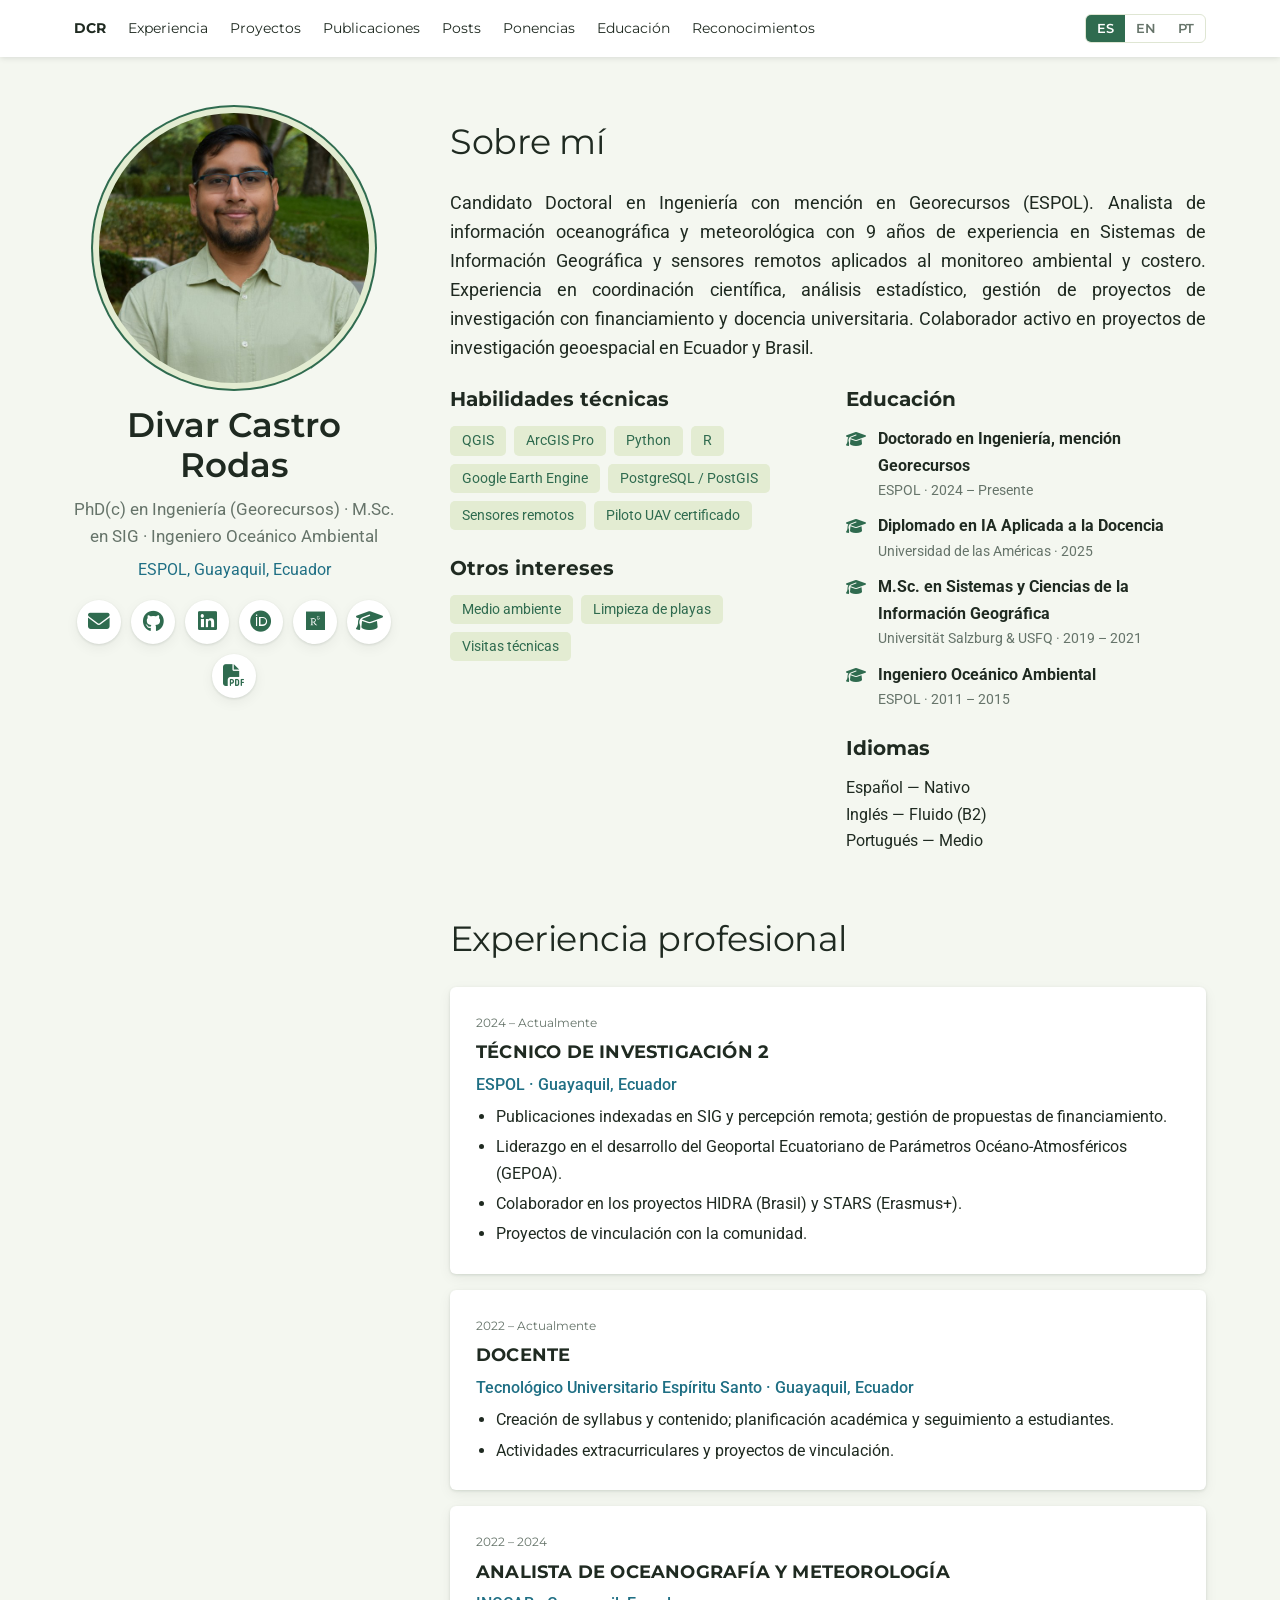
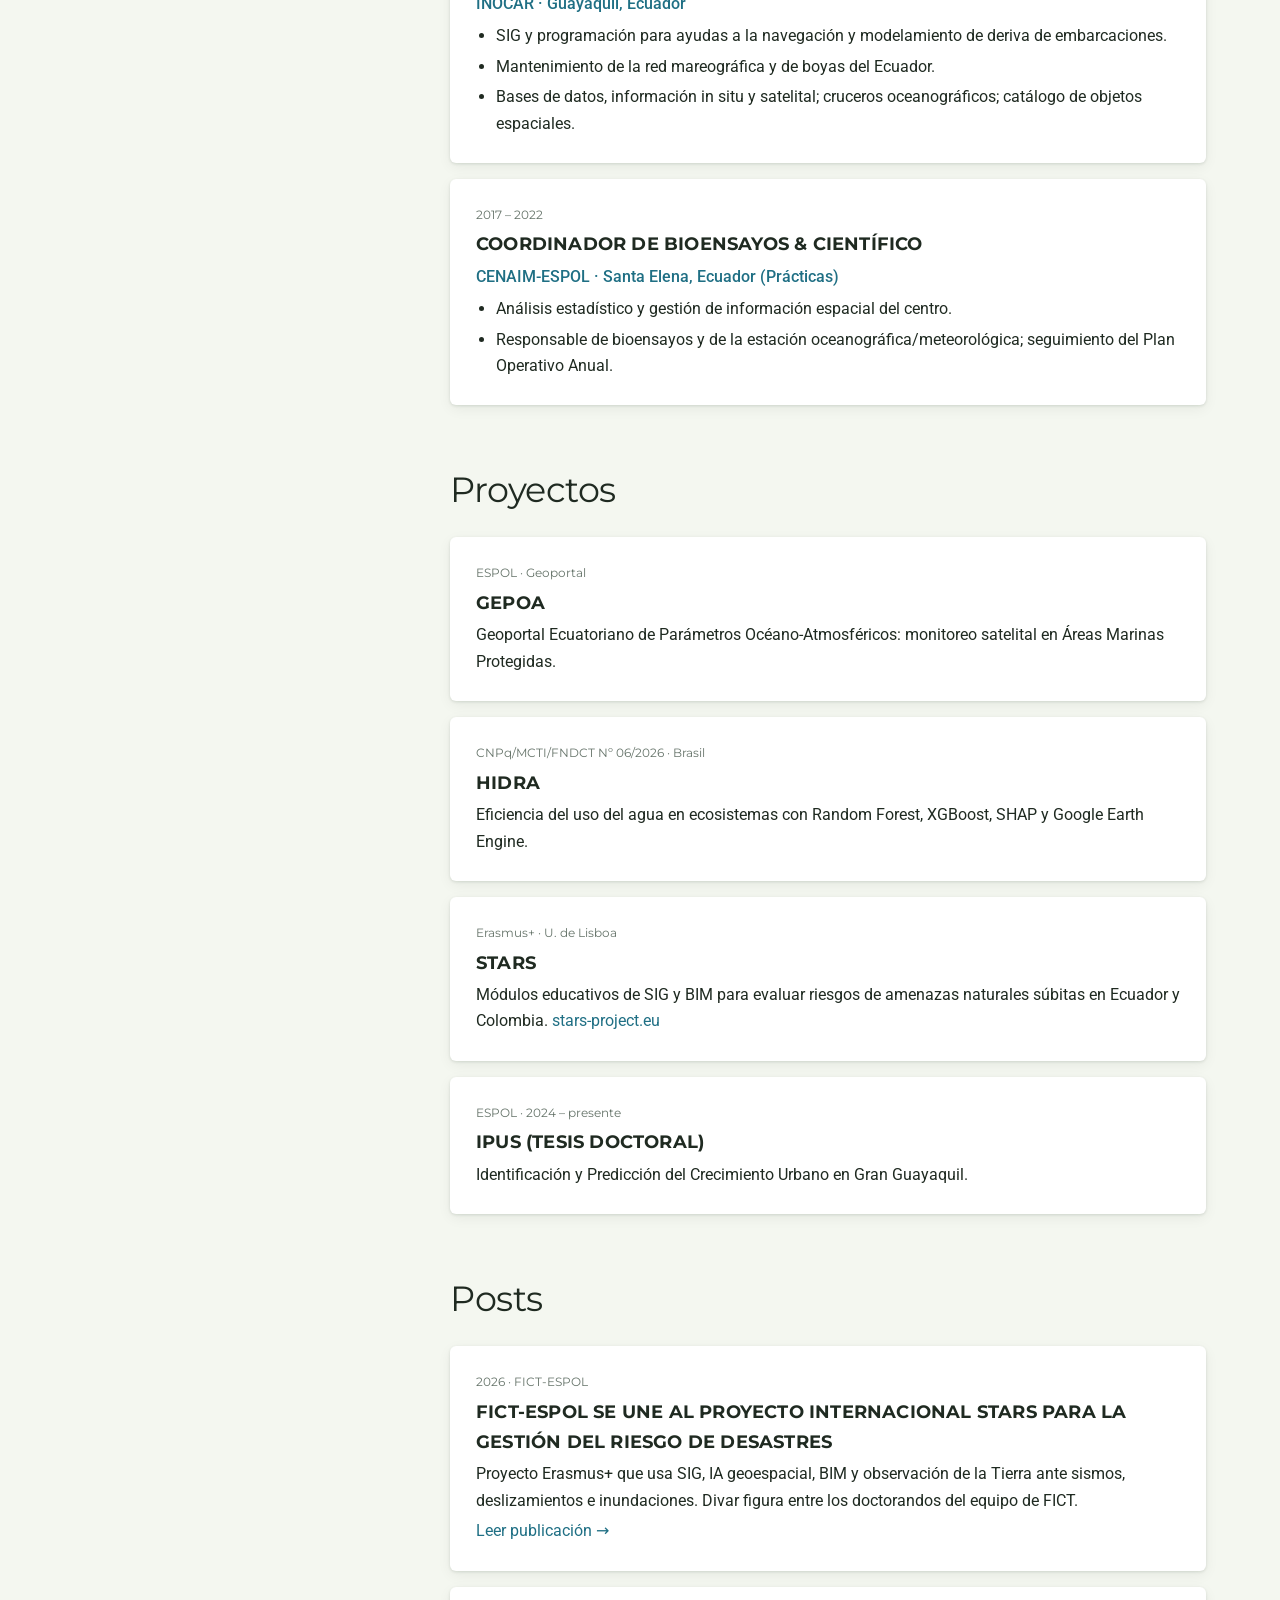
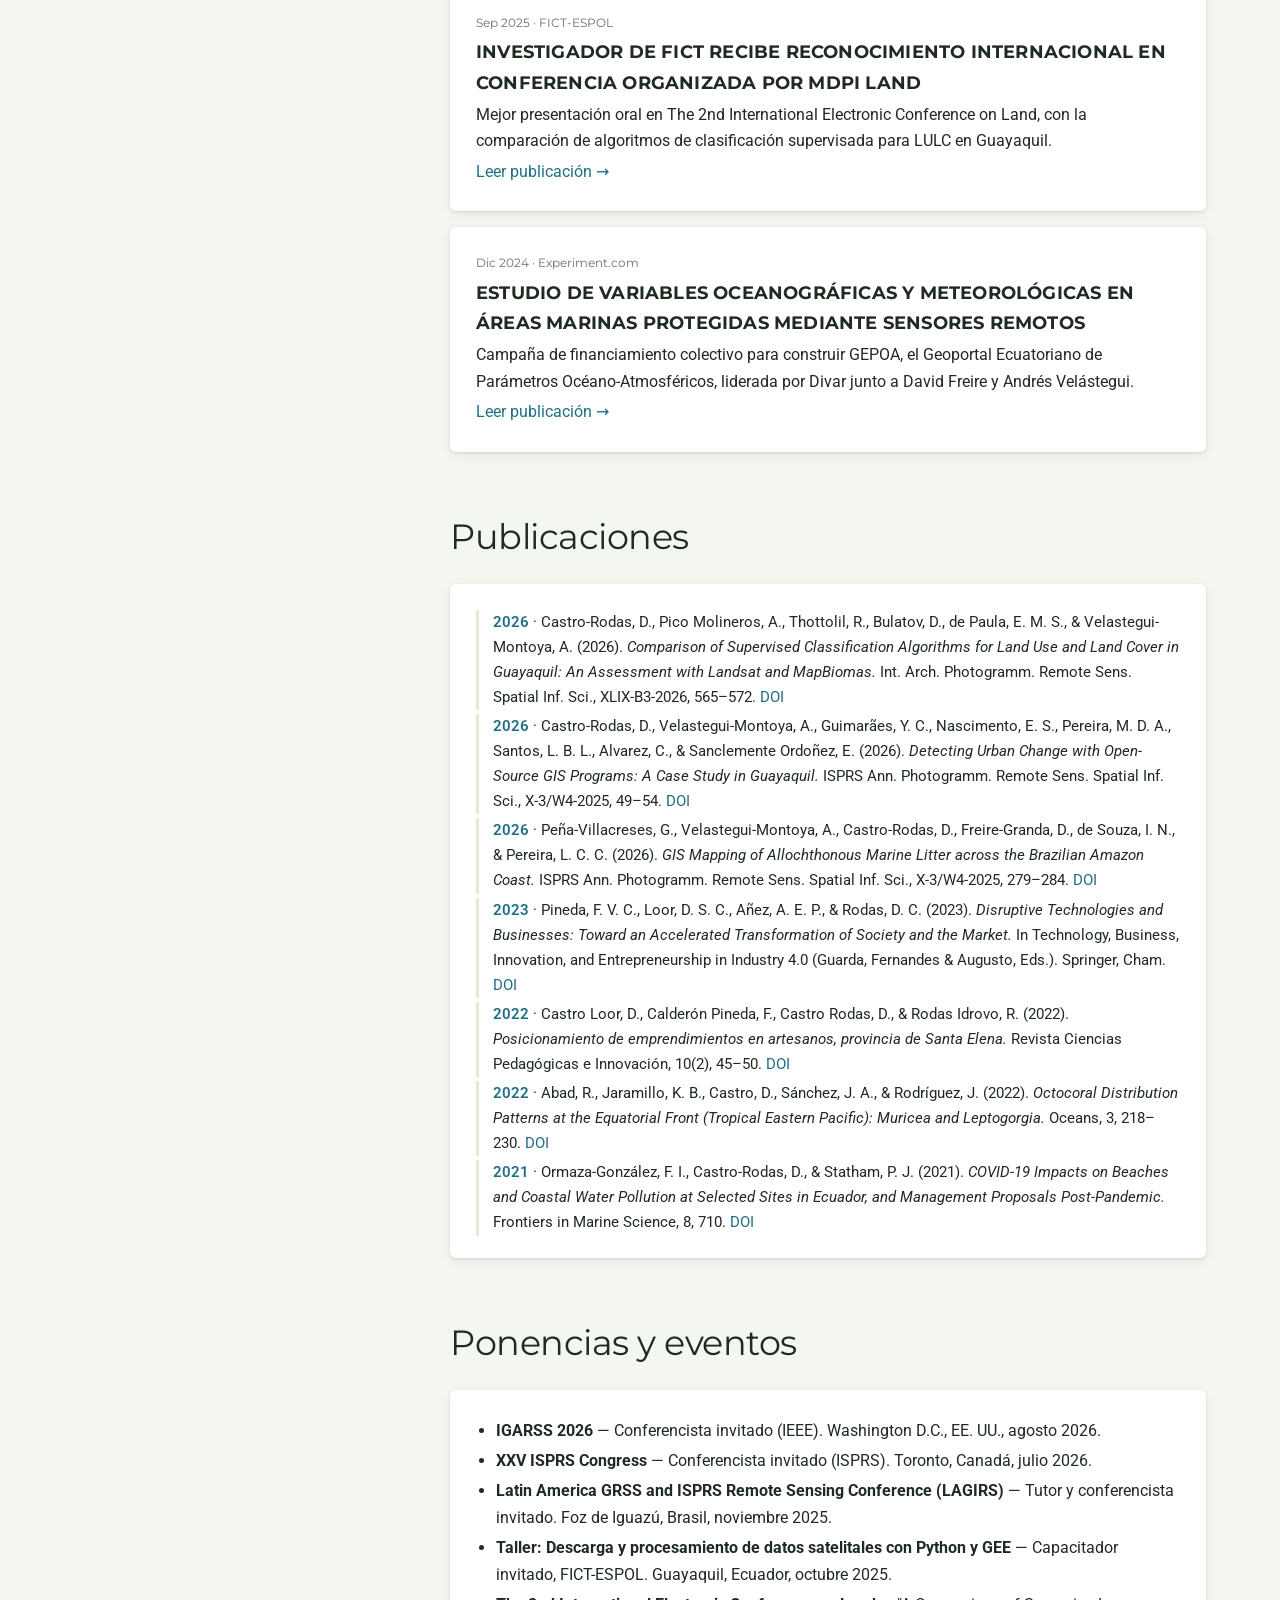
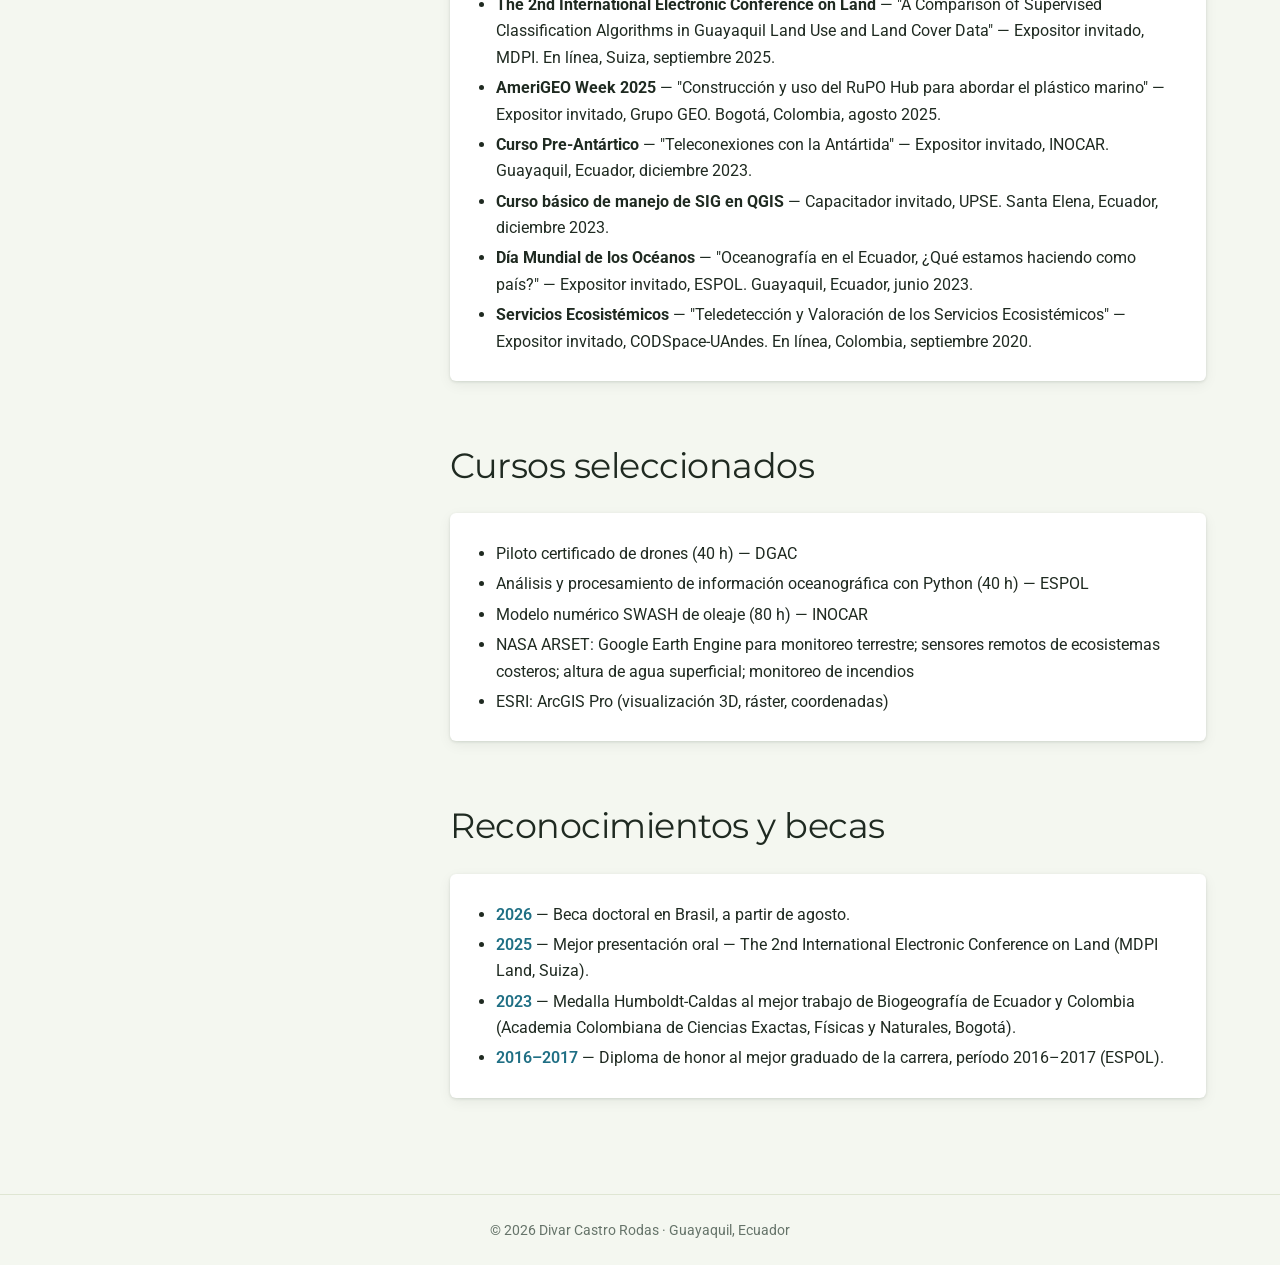
<file: index.html>
<!doctype html>
<html lang="es">
<head>
<meta charset="utf-8">
<meta name="viewport" content="width=device-width,initial-scale=1">
<title>Divar Castro Rodas · Teledetección y SIG</title>
<meta name="description" content="Candidato doctoral en Ingeniería (Georecursos, ESPOL). SIG, teledetección, LULC y modelamiento urbano y ambiental.">
<link rel="preconnect" href="https://fonts.googleapis.com"><link rel="preconnect" href="https://fonts.gstatic.com" crossorigin>
<link href="https://fonts.googleapis.com/css2?family=Montserrat:wght@400;600;700&family=Roboto:wght@400;500&display=swap" rel="stylesheet">
<link rel="stylesheet" href="https://cdnjs.cloudflare.com/ajax/libs/font-awesome/6.5.1/css/all.min.css">
<link rel="stylesheet" href="style.css">
</head>
<body>
<nav><div class="in">
  <a href="#about"><strong>DCR</strong></a><a href="#experiencia">Experiencia</a><a href="#proyectos">Proyectos</a><a href="#publicaciones">Publicaciones</a><a href="#posts">Posts</a><a href="#ponencias">Ponencias</a><a href="#educacion">Educación</a><a href="#reconocimientos">Reconocimientos</a>
  <span class="sp"></span><div class="lang" aria-label="Language"><a href="./" hreflang="es" class="cur" aria-current="true">ES</a><a href="en/" hreflang="en">EN</a><a href="pt/" hreflang="pt">PT</a></div>
</div></nav>
<div class="wrap">
<aside class="side" id="about">
  <div class="avatar"><img src="assets/foto.jpg" alt="Divar Castro Rodas" onerror="this.replaceWith('DC')"></div>
  <h1>Divar Castro Rodas</h1>
  <p class="role">PhD(c) en Ingeniería (Georecursos) · M.Sc. en SIG · Ingeniero Oceánico Ambiental</p>
  <p class="affil">ESPOL, Guayaquil, Ecuador</p>
  <div class="icons"><a href="mailto:divecast@espol.edu.ec" title="Email" aria-label="Email"><i class="fa-solid fa-envelope"></i></a><a href="https://github.com/DivarCastro" title="GitHub" aria-label="GitHub"><i class="fa-brands fa-github"></i></a><a href="https://www.linkedin.com/in/divar-castro-rodas-5a568610b/" title="LinkedIn" aria-label="LinkedIn"><i class="fa-brands fa-linkedin"></i></a><a href="https://orcid.org/0000-0002-2197-2277" title="ORCID" aria-label="ORCID"><i class="fa-brands fa-orcid"></i></a><a href="https://www.researchgate.net/profile/Divar-Castro-Rodas" title="ResearchGate" aria-label="ResearchGate"><i class="fa-brands fa-researchgate"></i></a><a href="http://lattes.cnpq.br/7848794322795201" title="Lattes" aria-label="Lattes"><i class="fa-solid fa-graduation-cap"></i></a><a href="assets/CV_Divar_Castro_Rodas_2026.pdf" title="CV (PDF)" aria-label="CV (PDF)"><i class="fa-solid fa-file-pdf"></i></a></div>
</aside>
<main>
<section><h2>Sobre mí</h2><p class="lead">Candidato Doctoral en Ingeniería con mención en Georecursos (ESPOL). Analista de información oceanográfica y meteorológica con 9 años de experiencia en Sistemas de Información Geográfica y sensores remotos aplicados al monitoreo ambiental y costero. Experiencia en coordinación científica, análisis estadístico, gestión de proyectos de investigación con financiamiento y docencia universitaria. Colaborador activo en proyectos de investigación geoespacial en Ecuador y Brasil.</p>
  <div class="two">
    <div><h3 class="sub">Habilidades técnicas</h3><div class="tags"><span>QGIS</span><span>ArcGIS Pro</span><span>Python</span><span>R</span><span>Google Earth Engine</span><span>PostgreSQL / PostGIS</span><span>Sensores remotos</span><span>Piloto UAV certificado</span></div>
      <h3 class="sub">Otros intereses</h3><div class="tags"><span>Medio ambiente</span><span>Limpieza de playas</span><span>Visitas técnicas</span></div></div>
    <div><h3 class="sub">Educación</h3><ul class="edu"><li><i class="fa-solid fa-graduation-cap"></i><div><strong>Doctorado en Ingeniería, mención Georecursos</strong><span>ESPOL · 2024 – Presente</span></div></li><li><i class="fa-solid fa-graduation-cap"></i><div><strong>Diplomado en IA Aplicada a la Docencia</strong><span>Universidad de las Américas · 2025</span></div></li><li><i class="fa-solid fa-graduation-cap"></i><div><strong>M.Sc. en Sistemas y Ciencias de la Información Geográfica</strong><span>Universität Salzburg &amp; USFQ · 2019 – 2021</span></div></li><li><i class="fa-solid fa-graduation-cap"></i><div><strong>Ingeniero Oceánico Ambiental</strong><span>ESPOL · 2011 – 2015</span></div></li></ul>
      <h3 class="sub">Idiomas</h3><ul class="plain"><li>Español — Nativo</li><li>Inglés — Fluido (B2)</li><li>Portugués — Medio</li></ul></div>
  </div></section>
<section id="experiencia"><h2>Experiencia profesional</h2><div class="card"><p class="date">2024 – Actualmente</p><h3>Técnico de Investigación 2</h3><p class="org">ESPOL · Guayaquil, Ecuador</p><ul><li>Publicaciones indexadas en SIG y percepción remota; gestión de propuestas de financiamiento.</li><li>Liderazgo en el desarrollo del Geoportal Ecuatoriano de Parámetros Océano-Atmosféricos (GEPOA).</li><li>Colaborador en los proyectos HIDRA (Brasil) y STARS (Erasmus+).</li><li>Proyectos de vinculación con la comunidad.</li></ul></div><div class="card"><p class="date">2022 – Actualmente</p><h3>Docente</h3><p class="org">Tecnológico Universitario Espíritu Santo · Guayaquil, Ecuador</p><ul><li>Creación de syllabus y contenido; planificación académica y seguimiento a estudiantes.</li><li>Actividades extracurriculares y proyectos de vinculación.</li></ul></div><div class="card"><p class="date">2022 – 2024</p><h3>Analista de Oceanografía y Meteorología</h3><p class="org">INOCAR · Guayaquil, Ecuador</p><ul><li>SIG y programación para ayudas a la navegación y modelamiento de deriva de embarcaciones.</li><li>Mantenimiento de la red mareográfica y de boyas del Ecuador.</li><li>Bases de datos, información in situ y satelital; cruceros oceanográficos; catálogo de objetos espaciales.</li></ul></div><div class="card"><p class="date">2017 – 2022</p><h3>Coordinador de Bioensayos &amp; Científico</h3><p class="org">CENAIM-ESPOL · Santa Elena, Ecuador (Prácticas)</p><ul><li>Análisis estadístico y gestión de información espacial del centro.</li><li>Responsable de bioensayos y de la estación oceanográfica/meteorológica; seguimiento del Plan Operativo Anual.</li></ul></div></section>
<section id="proyectos"><h2>Proyectos</h2><div class="card"><p class="date">ESPOL · Geoportal</p><h3>GEPOA</h3><p>Geoportal Ecuatoriano de Parámetros Océano-Atmosféricos: monitoreo satelital en Áreas Marinas Protegidas.</p></div><div class="card"><p class="date">CNPq/MCTI/FNDCT Nº 06/2026 · Brasil</p><h3>HIDRA</h3><p>Eficiencia del uso del agua en ecosistemas con Random Forest, XGBoost, SHAP y Google Earth Engine.</p></div><div class="card"><p class="date">Erasmus+ · U. de Lisboa</p><h3>STARS</h3><p>Módulos educativos de SIG y BIM para evaluar riesgos de amenazas naturales súbitas en Ecuador y Colombia. <a href="https://stars-project.eu">stars-project.eu</a></p></div><div class="card"><p class="date">ESPOL · 2024 – presente</p><h3>IPUS (tesis doctoral)</h3><p>Identificación y Predicción del Crecimiento Urbano en Gran Guayaquil.</p></div></section>
<section id="posts"><h2>Posts</h2><div class="card"><p class="date">2026 · FICT-ESPOL</p><h3>FICT-ESPOL se une al proyecto internacional STARS para la gestión del riesgo de desastres</h3><p>Proyecto Erasmus+ que usa SIG, IA geoespacial, BIM y observación de la Tierra ante sismos, deslizamientos e inundaciones. Divar figura entre los doctorandos del equipo de FICT.</p><p><a href="https://www.fict.espol.edu.ec/en/news/fict-espol-joins-international-stars-project-disaster-risk-management">Leer publicación →</a></p></div><div class="card"><p class="date">Sep 2025 · FICT-ESPOL</p><h3>Investigador de FICT recibe reconocimiento internacional en conferencia organizada por MDPI Land</h3><p>Mejor presentación oral en The 2nd International Electronic Conference on Land, con la comparación de algoritmos de clasificación supervisada para LULC en Guayaquil.</p><p><a href="https://www.fict.espol.edu.ec/en/news/fict-researcher-receives-international-recognition-conference-organized-mdpi-land">Leer publicación →</a></p></div><div class="card"><p class="date">Dic 2024 · Experiment.com</p><h3>Estudio de variables oceanográficas y meteorológicas en Áreas Marinas Protegidas mediante sensores remotos</h3><p>Campaña de financiamiento colectivo para construir GEPOA, el Geoportal Ecuatoriano de Parámetros Océano-Atmosféricos, liderada por Divar junto a David Freire y Andrés Velástegui.</p><p><a href="https://experiment.com/projects/study-of-oceanographic-and-meteorological-variables-in-mpa-through-remote-sensing">Leer publicación →</a></p></div></section>
<section id="publicaciones"><h2>Publicaciones</h2><div class="card"><p class="pub"><span class="year">2026</span> · Castro-Rodas, D., Pico Molineros, A., Thottolil, R., Bulatov, D., de Paula, E. M. S., &amp; Velastegui-Montoya, A. (2026). <em>Comparison of Supervised Classification Algorithms for Land Use and Land Cover in Guayaquil: An Assessment with Landsat and MapBiomas.</em> Int. Arch. Photogramm. Remote Sens. Spatial Inf. Sci., XLIX-B3-2026, 565–572. <a href="https://doi.org/10.5194/isprs-archives-XLIX-B3-2026-565-2026">DOI</a></p><p class="pub"><span class="year">2026</span> · Castro-Rodas, D., Velastegui-Montoya, A., Guimarães, Y. C., Nascimento, E. S., Pereira, M. D. A., Santos, L. B. L., Alvarez, C., &amp; Sanclemente Ordoñez, E. (2026). <em>Detecting Urban Change with Open-Source GIS Programs: A Case Study in Guayaquil.</em> ISPRS Ann. Photogramm. Remote Sens. Spatial Inf. Sci., X-3/W4-2025, 49–54. <a href="https://doi.org/10.5194/isprs-annals-X-3-W4-2025-49-2026">DOI</a></p><p class="pub"><span class="year">2026</span> · Peña-Villacreses, G., Velastegui-Montoya, A., Castro-Rodas, D., Freire-Granda, D., de Souza, I. N., &amp; Pereira, L. C. C. (2026). <em>GIS Mapping of Allochthonous Marine Litter across the Brazilian Amazon Coast.</em> ISPRS Ann. Photogramm. Remote Sens. Spatial Inf. Sci., X-3/W4-2025, 279–284. <a href="https://doi.org/10.5194/isprs-annals-X-3-W4-2025-279-2026">DOI</a></p><p class="pub"><span class="year">2023</span> · Pineda, F. V. C., Loor, D. S. C., Añez, A. E. P., &amp; Rodas, D. C. (2023). <em>Disruptive Technologies and Businesses: Toward an Accelerated Transformation of Society and the Market.</em> In Technology, Business, Innovation, and Entrepreneurship in Industry 4.0 (Guarda, Fernandes &amp; Augusto, Eds.). Springer, Cham. <a href="https://doi.org/10.1007/978-3-031-17960-0_3">DOI</a></p><p class="pub"><span class="year">2022</span> · Castro Loor, D., Calderón Pineda, F., Castro Rodas, D., &amp; Rodas Idrovo, R. (2022). <em>Posicionamiento de emprendimientos en artesanos, provincia de Santa Elena.</em> Revista Ciencias Pedagógicas e Innovación, 10(2), 45–50. <a href="https://doi.org/10.26423/rcpi.v10i2.580">DOI</a></p><p class="pub"><span class="year">2022</span> · Abad, R., Jaramillo, K. B., Castro, D., Sánchez, J. A., &amp; Rodríguez, J. (2022). <em>Octocoral Distribution Patterns at the Equatorial Front (Tropical Eastern Pacific): Muricea and Leptogorgia.</em> Oceans, 3, 218–230. <a href="https://doi.org/10.3390/oceans3020016">DOI</a></p><p class="pub"><span class="year">2021</span> · Ormaza-González, F. I., Castro-Rodas, D., &amp; Statham, P. J. (2021). <em>COVID-19 Impacts on Beaches and Coastal Water Pollution at Selected Sites in Ecuador, and Management Proposals Post-Pandemic.</em> Frontiers in Marine Science, 8, 710. <a href="https://doi.org/10.3389/fmars.2021.669374">DOI</a></p></div></section>
<section id="ponencias"><h2>Ponencias y eventos</h2><div class="card"><ul><li><strong>IGARSS 2026</strong> — Conferencista invitado (IEEE). Washington D.C., EE. UU., agosto 2026.</li><li><strong>XXV ISPRS Congress</strong> — Conferencista invitado (ISPRS). Toronto, Canadá, julio 2026.</li><li><strong>Latin America GRSS and ISPRS Remote Sensing Conference (LAGIRS)</strong> — Tutor y conferencista invitado. Foz de Iguazú, Brasil, noviembre 2025.</li><li><strong>Taller: Descarga y procesamiento de datos satelitales con Python y GEE</strong> — Capacitador invitado, FICT-ESPOL. Guayaquil, Ecuador, octubre 2025.</li><li><strong>The 2nd International Electronic Conference on Land</strong> — &quot;A Comparison of Supervised Classification Algorithms in Guayaquil Land Use and Land Cover Data&quot; — Expositor invitado, MDPI. En línea, Suiza, septiembre 2025.</li><li><strong>AmeriGEO Week 2025</strong> — &quot;Construcción y uso del RuPO Hub para abordar el plástico marino&quot; — Expositor invitado, Grupo GEO. Bogotá, Colombia, agosto 2025.</li><li><strong>Curso Pre-Antártico</strong> — &quot;Teleconexiones con la Antártida&quot; — Expositor invitado, INOCAR. Guayaquil, Ecuador, diciembre 2023.</li><li><strong>Curso básico de manejo de SIG en QGIS</strong> — Capacitador invitado, UPSE. Santa Elena, Ecuador, diciembre 2023.</li><li><strong>Día Mundial de los Océanos</strong> — &quot;Oceanografía en el Ecuador, ¿Qué estamos haciendo como país?&quot; — Expositor invitado, ESPOL. Guayaquil, Ecuador, junio 2023.</li><li><strong>Servicios Ecosistémicos</strong> — &quot;Teledetección y Valoración de los Servicios Ecosistémicos&quot; — Expositor invitado, CODSpace-UAndes. En línea, Colombia, septiembre 2020.</li></ul></div></section>
<section id="educacion"><h2>Cursos seleccionados</h2><div class="card"><ul><li>Piloto certificado de drones (40 h) — DGAC</li><li>Análisis y procesamiento de información oceanográfica con Python (40 h) — ESPOL</li><li>Modelo numérico SWASH de oleaje (80 h) — INOCAR</li><li>NASA ARSET: Google Earth Engine para monitoreo terrestre; sensores remotos de ecosistemas costeros; altura de agua superficial; monitoreo de incendios</li><li>ESRI: ArcGIS Pro (visualización 3D, ráster, coordenadas)</li></ul></div></section>
<section id="reconocimientos"><h2>Reconocimientos y becas</h2><div class="card"><ul><li><span class="year">2026</span> — Beca doctoral en Brasil, a partir de agosto.</li><li><span class="year">2025</span> — Mejor presentación oral — The 2nd International Electronic Conference on Land (MDPI Land, Suiza).</li><li><span class="year">2023</span> — Medalla Humboldt-Caldas al mejor trabajo de Biogeografía de Ecuador y Colombia (Academia Colombiana de Ciencias Exactas, Físicas y Naturales, Bogotá).</li><li><span class="year">2016–2017</span> — Diploma de honor al mejor graduado de la carrera, período 2016–2017 (ESPOL).</li></ul></div></section>
</main>
</div>
<footer>© <span id="y"></span> Divar Castro Rodas · Guayaquil, Ecuador</footer>
<script src="script.js"></script>
</body>
</html>
</file>
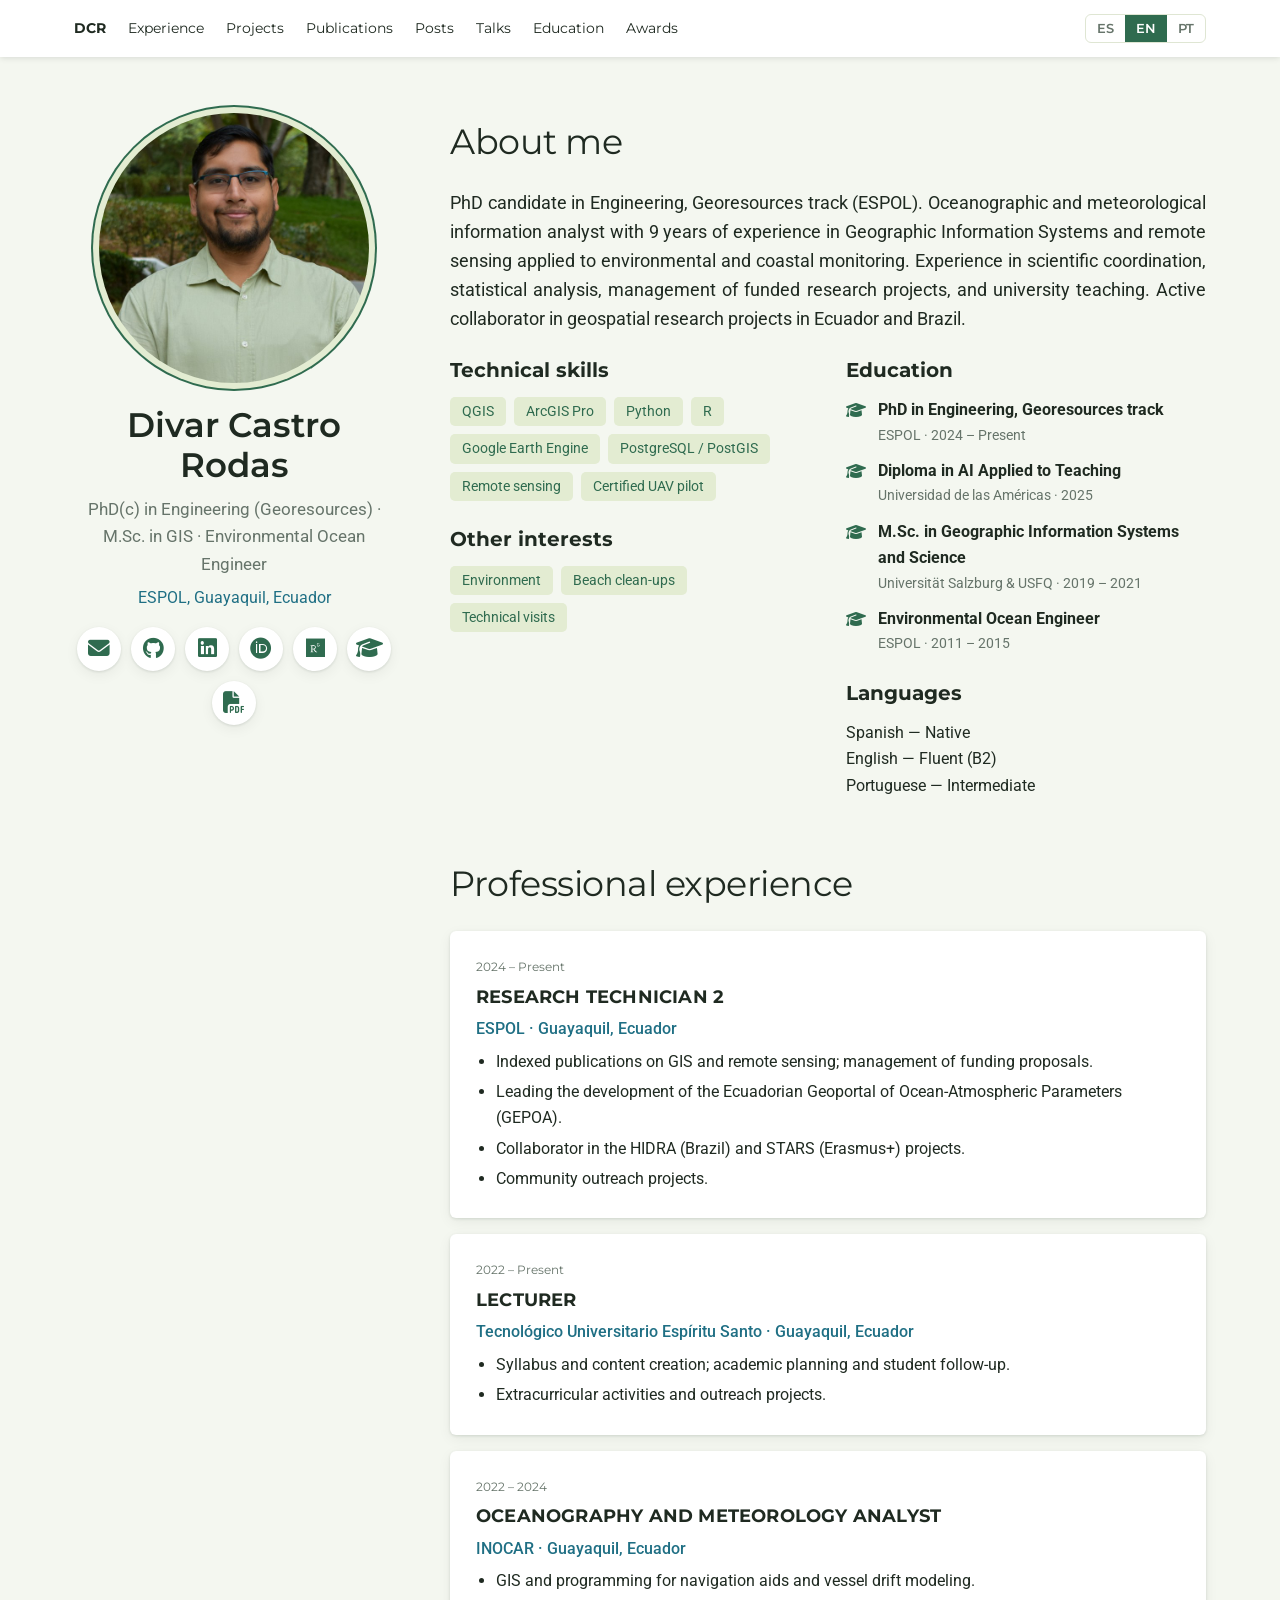
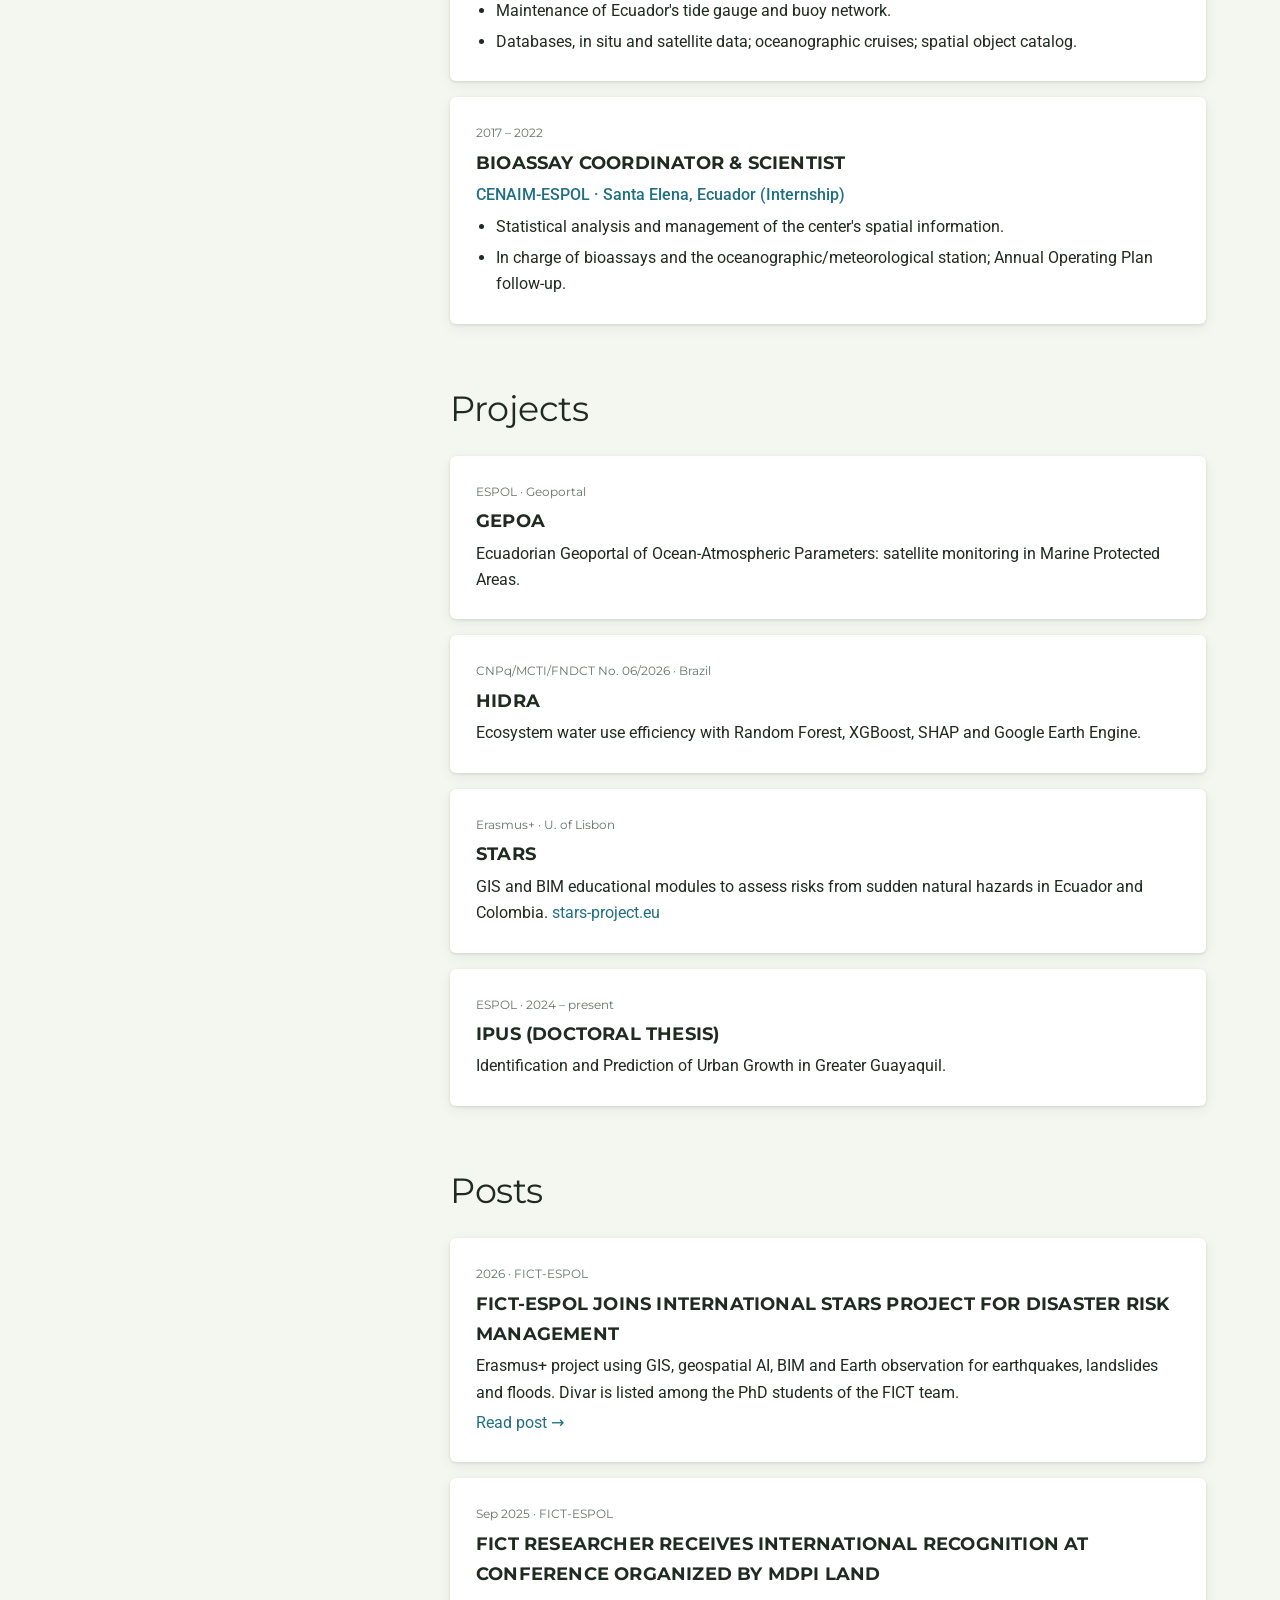
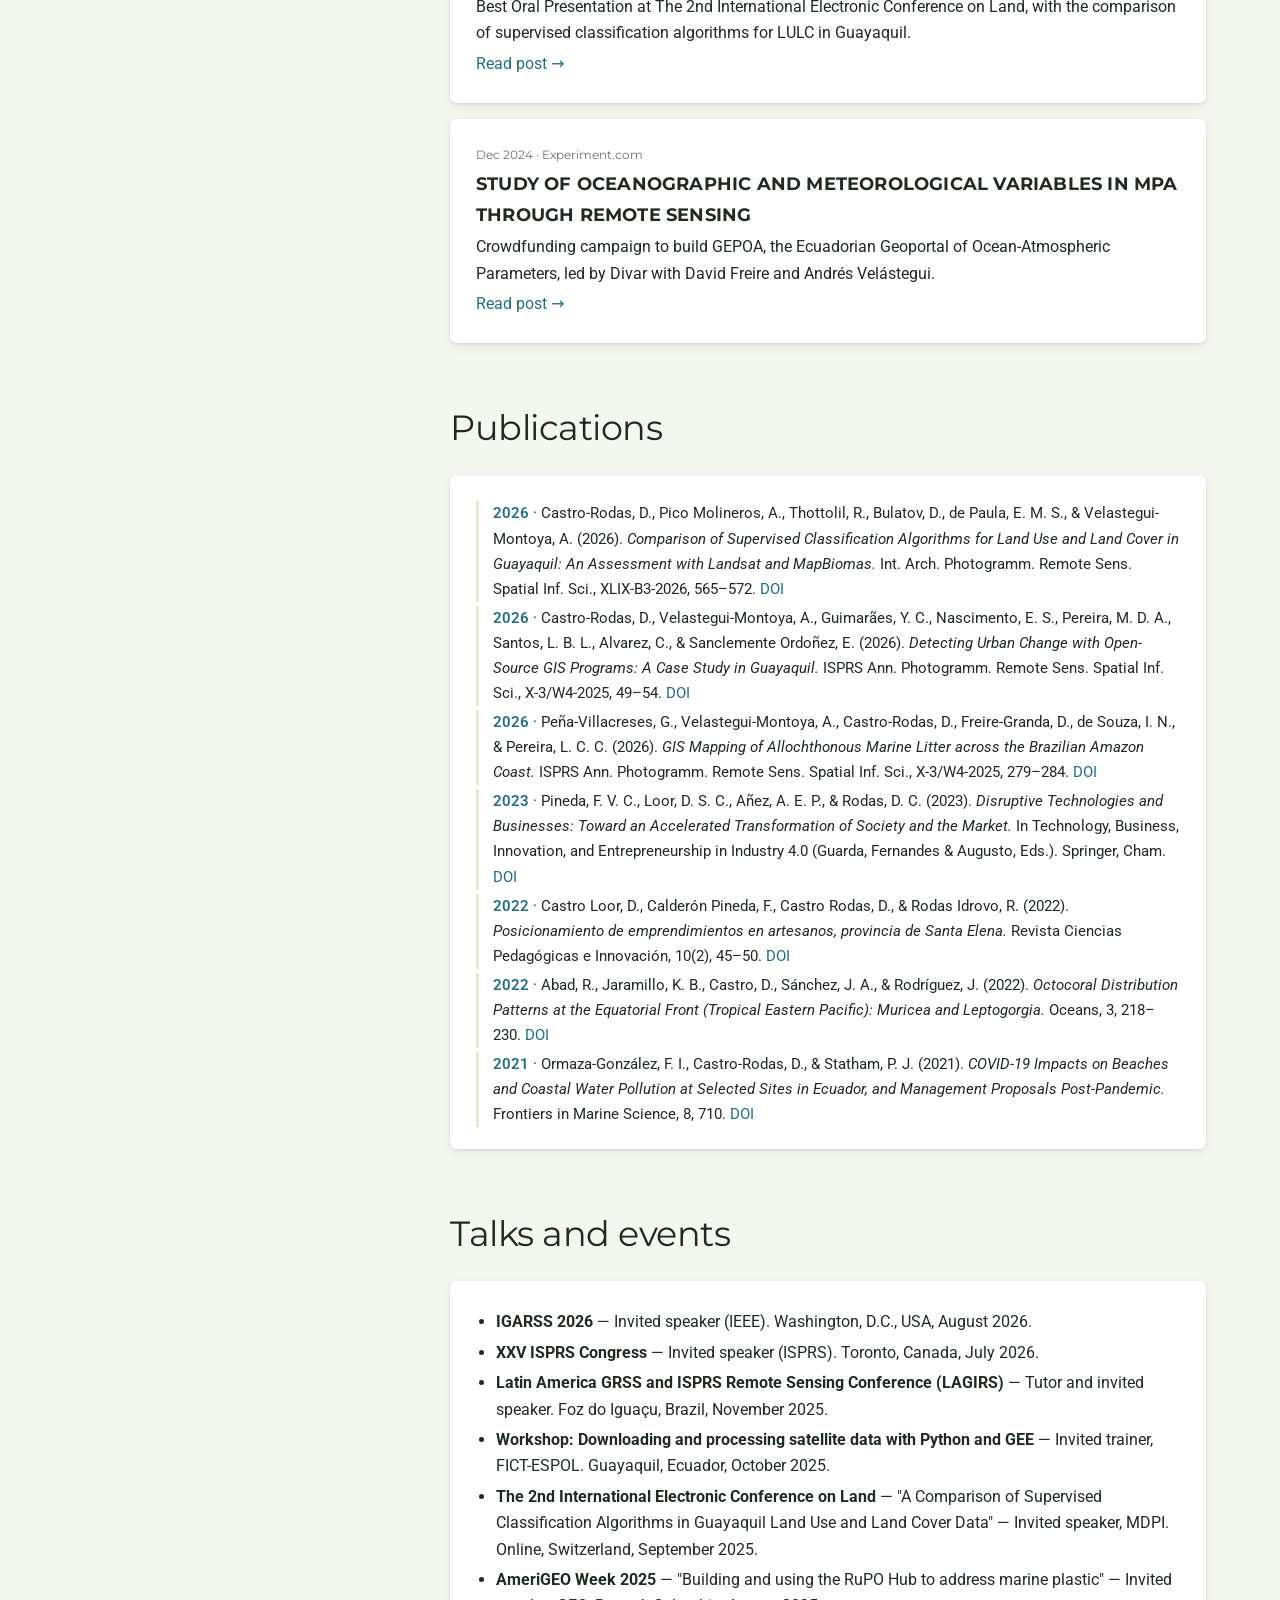
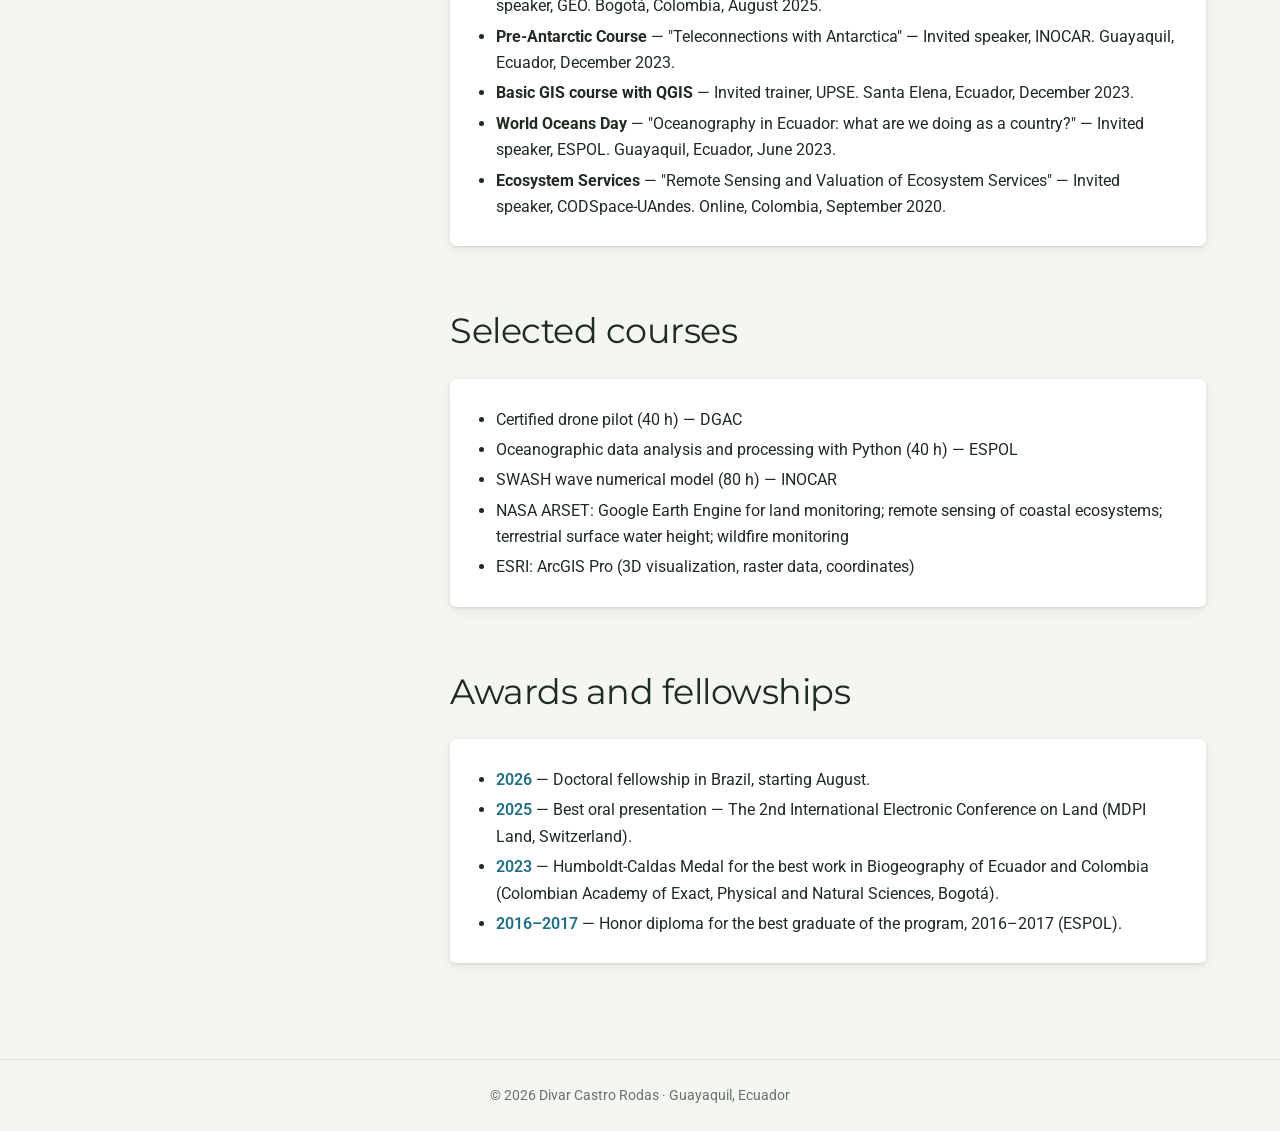
<file: en/index.html>
<!doctype html>
<html lang="en">
<head>
<meta charset="utf-8">
<meta name="viewport" content="width=device-width,initial-scale=1">
<title>Divar Castro Rodas · Remote Sensing &amp; GIS</title>
<meta name="description" content="PhD candidate in Engineering (Georesources, ESPOL). GIS, remote sensing, LULC, and urban and environmental modeling.">
<link rel="preconnect" href="https://fonts.googleapis.com"><link rel="preconnect" href="https://fonts.gstatic.com" crossorigin>
<link href="https://fonts.googleapis.com/css2?family=Montserrat:wght@400;600;700&family=Roboto:wght@400;500&display=swap" rel="stylesheet">
<link rel="stylesheet" href="https://cdnjs.cloudflare.com/ajax/libs/font-awesome/6.5.1/css/all.min.css">
<link rel="stylesheet" href="../style.css">
</head>
<body>
<nav><div class="in">
  <a href="#about"><strong>DCR</strong></a><a href="#experiencia">Experience</a><a href="#proyectos">Projects</a><a href="#publicaciones">Publications</a><a href="#posts">Posts</a><a href="#ponencias">Talks</a><a href="#educacion">Education</a><a href="#reconocimientos">Awards</a>
  <span class="sp"></span><div class="lang" aria-label="Language"><a href="../" hreflang="es">ES</a><a href="./" hreflang="en" class="cur" aria-current="true">EN</a><a href="../pt/" hreflang="pt">PT</a></div>
</div></nav>
<div class="wrap">
<aside class="side" id="about">
  <div class="avatar"><img src="../assets/foto.jpg" alt="Divar Castro Rodas" onerror="this.replaceWith('DC')"></div>
  <h1>Divar Castro Rodas</h1>
  <p class="role">PhD(c) in Engineering (Georesources) · M.Sc. in GIS · Environmental Ocean Engineer</p>
  <p class="affil">ESPOL, Guayaquil, Ecuador</p>
  <div class="icons"><a href="mailto:divecast@espol.edu.ec" title="Email" aria-label="Email"><i class="fa-solid fa-envelope"></i></a><a href="https://github.com/DivarCastro" title="GitHub" aria-label="GitHub"><i class="fa-brands fa-github"></i></a><a href="https://www.linkedin.com/in/divar-castro-rodas-5a568610b/" title="LinkedIn" aria-label="LinkedIn"><i class="fa-brands fa-linkedin"></i></a><a href="https://orcid.org/0000-0002-2197-2277" title="ORCID" aria-label="ORCID"><i class="fa-brands fa-orcid"></i></a><a href="https://www.researchgate.net/profile/Divar-Castro-Rodas" title="ResearchGate" aria-label="ResearchGate"><i class="fa-brands fa-researchgate"></i></a><a href="http://lattes.cnpq.br/7848794322795201" title="Lattes" aria-label="Lattes"><i class="fa-solid fa-graduation-cap"></i></a><a href="../assets/CV_Divar_Castro_Rodas_2026_EN.pdf" title="CV (PDF)" aria-label="CV (PDF)"><i class="fa-solid fa-file-pdf"></i></a></div>
</aside>
<main>
<section><h2>About me</h2><p class="lead">PhD candidate in Engineering, Georesources track (ESPOL). Oceanographic and meteorological information analyst with 9 years of experience in Geographic Information Systems and remote sensing applied to environmental and coastal monitoring. Experience in scientific coordination, statistical analysis, management of funded research projects, and university teaching. Active collaborator in geospatial research projects in Ecuador and Brazil.</p>
  <div class="two">
    <div><h3 class="sub">Technical skills</h3><div class="tags"><span>QGIS</span><span>ArcGIS Pro</span><span>Python</span><span>R</span><span>Google Earth Engine</span><span>PostgreSQL / PostGIS</span><span>Remote sensing</span><span>Certified UAV pilot</span></div>
      <h3 class="sub">Other interests</h3><div class="tags"><span>Environment</span><span>Beach clean-ups</span><span>Technical visits</span></div></div>
    <div><h3 class="sub">Education</h3><ul class="edu"><li><i class="fa-solid fa-graduation-cap"></i><div><strong>PhD in Engineering, Georesources track</strong><span>ESPOL · 2024 – Present</span></div></li><li><i class="fa-solid fa-graduation-cap"></i><div><strong>Diploma in AI Applied to Teaching</strong><span>Universidad de las Américas · 2025</span></div></li><li><i class="fa-solid fa-graduation-cap"></i><div><strong>M.Sc. in Geographic Information Systems and Science</strong><span>Universität Salzburg &amp; USFQ · 2019 – 2021</span></div></li><li><i class="fa-solid fa-graduation-cap"></i><div><strong>Environmental Ocean Engineer</strong><span>ESPOL · 2011 – 2015</span></div></li></ul>
      <h3 class="sub">Languages</h3><ul class="plain"><li>Spanish — Native</li><li>English — Fluent (B2)</li><li>Portuguese — Intermediate</li></ul></div>
  </div></section>
<section id="experiencia"><h2>Professional experience</h2><div class="card"><p class="date">2024 – Present</p><h3>Research Technician 2</h3><p class="org">ESPOL · Guayaquil, Ecuador</p><ul><li>Indexed publications on GIS and remote sensing; management of funding proposals.</li><li>Leading the development of the Ecuadorian Geoportal of Ocean-Atmospheric Parameters (GEPOA).</li><li>Collaborator in the HIDRA (Brazil) and STARS (Erasmus+) projects.</li><li>Community outreach projects.</li></ul></div><div class="card"><p class="date">2022 – Present</p><h3>Lecturer</h3><p class="org">Tecnológico Universitario Espíritu Santo · Guayaquil, Ecuador</p><ul><li>Syllabus and content creation; academic planning and student follow-up.</li><li>Extracurricular activities and outreach projects.</li></ul></div><div class="card"><p class="date">2022 – 2024</p><h3>Oceanography and Meteorology Analyst</h3><p class="org">INOCAR · Guayaquil, Ecuador</p><ul><li>GIS and programming for navigation aids and vessel drift modeling.</li><li>Maintenance of Ecuador&#x27;s tide gauge and buoy network.</li><li>Databases, in situ and satellite data; oceanographic cruises; spatial object catalog.</li></ul></div><div class="card"><p class="date">2017 – 2022</p><h3>Bioassay Coordinator &amp; Scientist</h3><p class="org">CENAIM-ESPOL · Santa Elena, Ecuador (Internship)</p><ul><li>Statistical analysis and management of the center&#x27;s spatial information.</li><li>In charge of bioassays and the oceanographic/meteorological station; Annual Operating Plan follow-up.</li></ul></div></section>
<section id="proyectos"><h2>Projects</h2><div class="card"><p class="date">ESPOL · Geoportal</p><h3>GEPOA</h3><p>Ecuadorian Geoportal of Ocean-Atmospheric Parameters: satellite monitoring in Marine Protected Areas.</p></div><div class="card"><p class="date">CNPq/MCTI/FNDCT No. 06/2026 · Brazil</p><h3>HIDRA</h3><p>Ecosystem water use efficiency with Random Forest, XGBoost, SHAP and Google Earth Engine.</p></div><div class="card"><p class="date">Erasmus+ · U. of Lisbon</p><h3>STARS</h3><p>GIS and BIM educational modules to assess risks from sudden natural hazards in Ecuador and Colombia. <a href="https://stars-project.eu">stars-project.eu</a></p></div><div class="card"><p class="date">ESPOL · 2024 – present</p><h3>IPUS (doctoral thesis)</h3><p>Identification and Prediction of Urban Growth in Greater Guayaquil.</p></div></section>
<section id="posts"><h2>Posts</h2><div class="card"><p class="date">2026 · FICT-ESPOL</p><h3>FICT-ESPOL Joins International STARS Project for Disaster Risk Management</h3><p>Erasmus+ project using GIS, geospatial AI, BIM and Earth observation for earthquakes, landslides and floods. Divar is listed among the PhD students of the FICT team.</p><p><a href="https://www.fict.espol.edu.ec/en/news/fict-espol-joins-international-stars-project-disaster-risk-management">Read post →</a></p></div><div class="card"><p class="date">Sep 2025 · FICT-ESPOL</p><h3>FICT researcher receives international recognition at conference organized by MDPI Land</h3><p>Best Oral Presentation at The 2nd International Electronic Conference on Land, with the comparison of supervised classification algorithms for LULC in Guayaquil.</p><p><a href="https://www.fict.espol.edu.ec/en/news/fict-researcher-receives-international-recognition-conference-organized-mdpi-land">Read post →</a></p></div><div class="card"><p class="date">Dec 2024 · Experiment.com</p><h3>Study of oceanographic and meteorological variables in MPA through remote sensing</h3><p>Crowdfunding campaign to build GEPOA, the Ecuadorian Geoportal of Ocean-Atmospheric Parameters, led by Divar with David Freire and Andrés Velástegui.</p><p><a href="https://experiment.com/projects/study-of-oceanographic-and-meteorological-variables-in-mpa-through-remote-sensing">Read post →</a></p></div></section>
<section id="publicaciones"><h2>Publications</h2><div class="card"><p class="pub"><span class="year">2026</span> · Castro-Rodas, D., Pico Molineros, A., Thottolil, R., Bulatov, D., de Paula, E. M. S., &amp; Velastegui-Montoya, A. (2026). <em>Comparison of Supervised Classification Algorithms for Land Use and Land Cover in Guayaquil: An Assessment with Landsat and MapBiomas.</em> Int. Arch. Photogramm. Remote Sens. Spatial Inf. Sci., XLIX-B3-2026, 565–572. <a href="https://doi.org/10.5194/isprs-archives-XLIX-B3-2026-565-2026">DOI</a></p><p class="pub"><span class="year">2026</span> · Castro-Rodas, D., Velastegui-Montoya, A., Guimarães, Y. C., Nascimento, E. S., Pereira, M. D. A., Santos, L. B. L., Alvarez, C., &amp; Sanclemente Ordoñez, E. (2026). <em>Detecting Urban Change with Open-Source GIS Programs: A Case Study in Guayaquil.</em> ISPRS Ann. Photogramm. Remote Sens. Spatial Inf. Sci., X-3/W4-2025, 49–54. <a href="https://doi.org/10.5194/isprs-annals-X-3-W4-2025-49-2026">DOI</a></p><p class="pub"><span class="year">2026</span> · Peña-Villacreses, G., Velastegui-Montoya, A., Castro-Rodas, D., Freire-Granda, D., de Souza, I. N., &amp; Pereira, L. C. C. (2026). <em>GIS Mapping of Allochthonous Marine Litter across the Brazilian Amazon Coast.</em> ISPRS Ann. Photogramm. Remote Sens. Spatial Inf. Sci., X-3/W4-2025, 279–284. <a href="https://doi.org/10.5194/isprs-annals-X-3-W4-2025-279-2026">DOI</a></p><p class="pub"><span class="year">2023</span> · Pineda, F. V. C., Loor, D. S. C., Añez, A. E. P., &amp; Rodas, D. C. (2023). <em>Disruptive Technologies and Businesses: Toward an Accelerated Transformation of Society and the Market.</em> In Technology, Business, Innovation, and Entrepreneurship in Industry 4.0 (Guarda, Fernandes &amp; Augusto, Eds.). Springer, Cham. <a href="https://doi.org/10.1007/978-3-031-17960-0_3">DOI</a></p><p class="pub"><span class="year">2022</span> · Castro Loor, D., Calderón Pineda, F., Castro Rodas, D., &amp; Rodas Idrovo, R. (2022). <em>Posicionamiento de emprendimientos en artesanos, provincia de Santa Elena.</em> Revista Ciencias Pedagógicas e Innovación, 10(2), 45–50. <a href="https://doi.org/10.26423/rcpi.v10i2.580">DOI</a></p><p class="pub"><span class="year">2022</span> · Abad, R., Jaramillo, K. B., Castro, D., Sánchez, J. A., &amp; Rodríguez, J. (2022). <em>Octocoral Distribution Patterns at the Equatorial Front (Tropical Eastern Pacific): Muricea and Leptogorgia.</em> Oceans, 3, 218–230. <a href="https://doi.org/10.3390/oceans3020016">DOI</a></p><p class="pub"><span class="year">2021</span> · Ormaza-González, F. I., Castro-Rodas, D., &amp; Statham, P. J. (2021). <em>COVID-19 Impacts on Beaches and Coastal Water Pollution at Selected Sites in Ecuador, and Management Proposals Post-Pandemic.</em> Frontiers in Marine Science, 8, 710. <a href="https://doi.org/10.3389/fmars.2021.669374">DOI</a></p></div></section>
<section id="ponencias"><h2>Talks and events</h2><div class="card"><ul><li><strong>IGARSS 2026</strong> — Invited speaker (IEEE). Washington, D.C., USA, August 2026.</li><li><strong>XXV ISPRS Congress</strong> — Invited speaker (ISPRS). Toronto, Canada, July 2026.</li><li><strong>Latin America GRSS and ISPRS Remote Sensing Conference (LAGIRS)</strong> — Tutor and invited speaker. Foz do Iguaçu, Brazil, November 2025.</li><li><strong>Workshop: Downloading and processing satellite data with Python and GEE</strong> — Invited trainer, FICT-ESPOL. Guayaquil, Ecuador, October 2025.</li><li><strong>The 2nd International Electronic Conference on Land</strong> — &quot;A Comparison of Supervised Classification Algorithms in Guayaquil Land Use and Land Cover Data&quot; — Invited speaker, MDPI. Online, Switzerland, September 2025.</li><li><strong>AmeriGEO Week 2025</strong> — &quot;Building and using the RuPO Hub to address marine plastic&quot; — Invited speaker, GEO. Bogotá, Colombia, August 2025.</li><li><strong>Pre-Antarctic Course</strong> — &quot;Teleconnections with Antarctica&quot; — Invited speaker, INOCAR. Guayaquil, Ecuador, December 2023.</li><li><strong>Basic GIS course with QGIS</strong> — Invited trainer, UPSE. Santa Elena, Ecuador, December 2023.</li><li><strong>World Oceans Day</strong> — &quot;Oceanography in Ecuador: what are we doing as a country?&quot; — Invited speaker, ESPOL. Guayaquil, Ecuador, June 2023.</li><li><strong>Ecosystem Services</strong> — &quot;Remote Sensing and Valuation of Ecosystem Services&quot; — Invited speaker, CODSpace-UAndes. Online, Colombia, September 2020.</li></ul></div></section>
<section id="educacion"><h2>Selected courses</h2><div class="card"><ul><li>Certified drone pilot (40 h) — DGAC</li><li>Oceanographic data analysis and processing with Python (40 h) — ESPOL</li><li>SWASH wave numerical model (80 h) — INOCAR</li><li>NASA ARSET: Google Earth Engine for land monitoring; remote sensing of coastal ecosystems; terrestrial surface water height; wildfire monitoring</li><li>ESRI: ArcGIS Pro (3D visualization, raster data, coordinates)</li></ul></div></section>
<section id="reconocimientos"><h2>Awards and fellowships</h2><div class="card"><ul><li><span class="year">2026</span> — Doctoral fellowship in Brazil, starting August.</li><li><span class="year">2025</span> — Best oral presentation — The 2nd International Electronic Conference on Land (MDPI Land, Switzerland).</li><li><span class="year">2023</span> — Humboldt-Caldas Medal for the best work in Biogeography of Ecuador and Colombia (Colombian Academy of Exact, Physical and Natural Sciences, Bogotá).</li><li><span class="year">2016–2017</span> — Honor diploma for the best graduate of the program, 2016–2017 (ESPOL).</li></ul></div></section>
</main>
</div>
<footer>© <span id="y"></span> Divar Castro Rodas · Guayaquil, Ecuador</footer>
<script src="../script.js"></script>
</body>
</html>
</file>
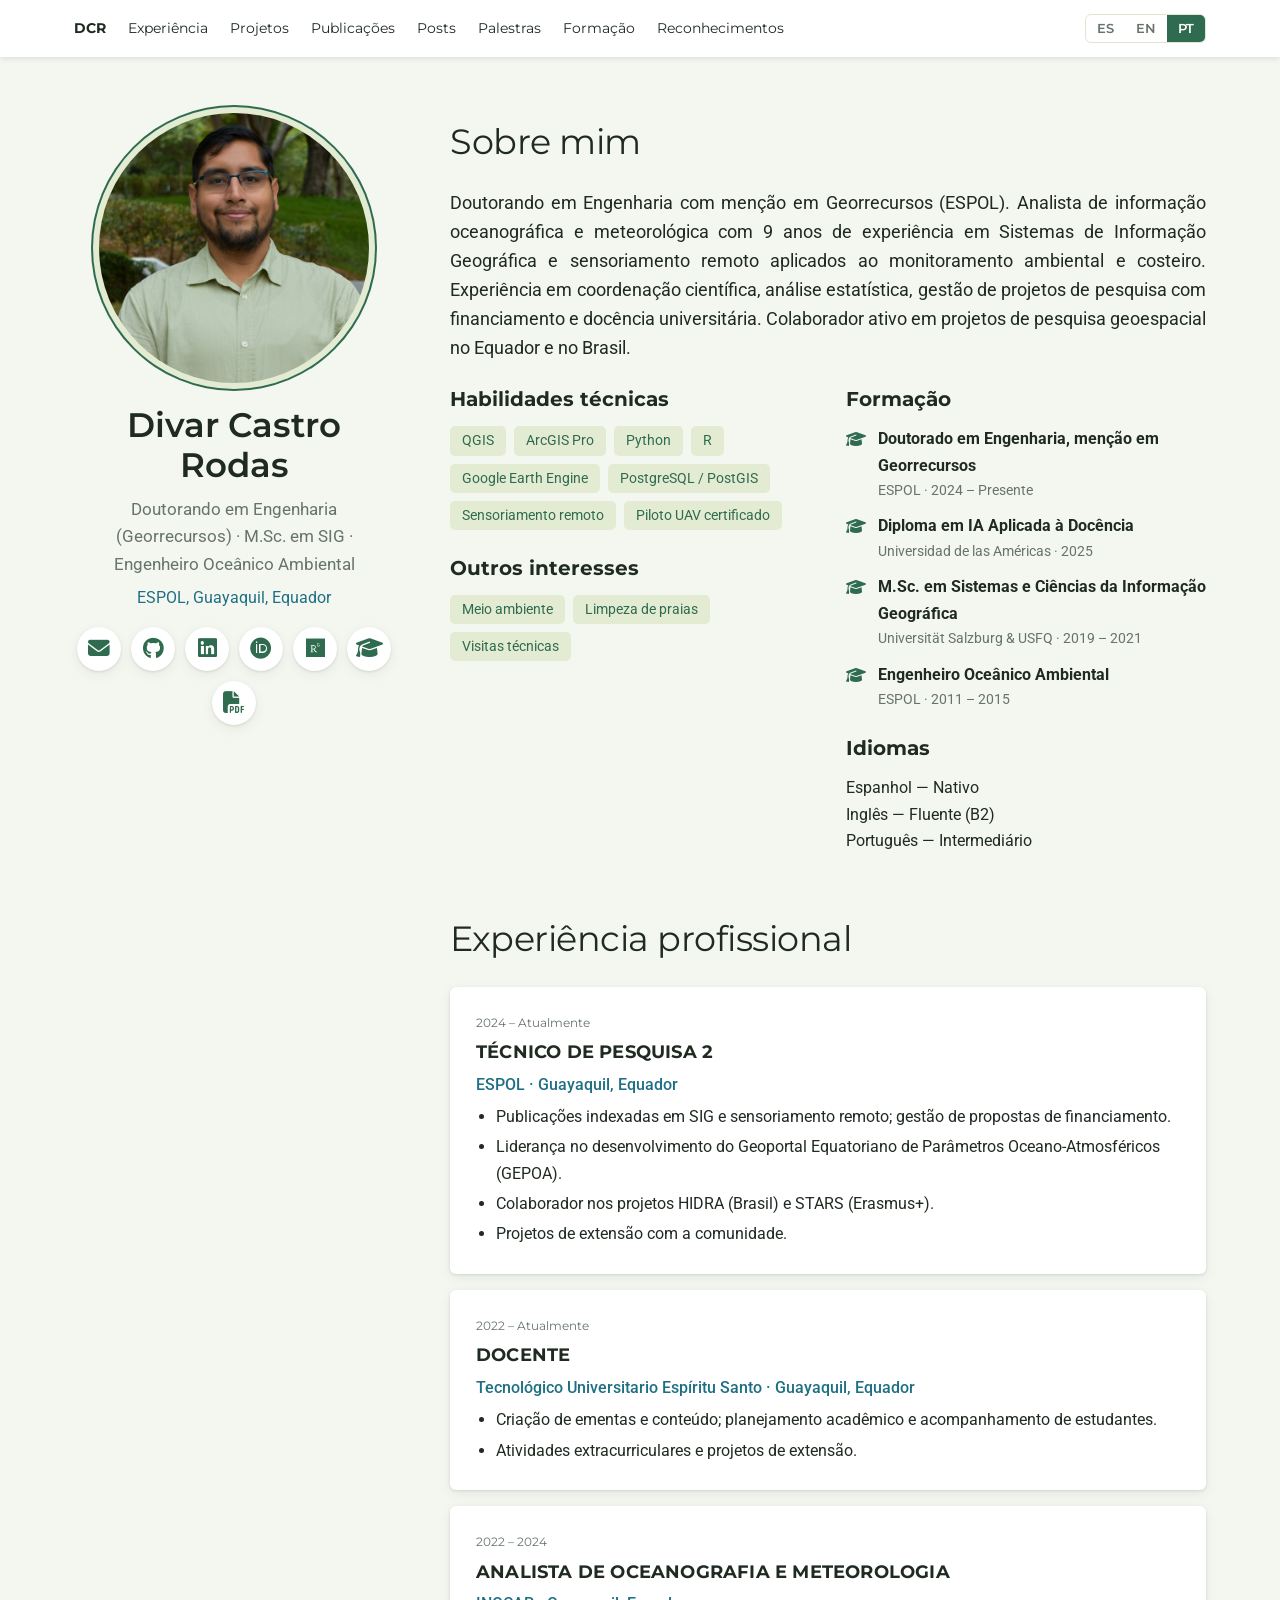
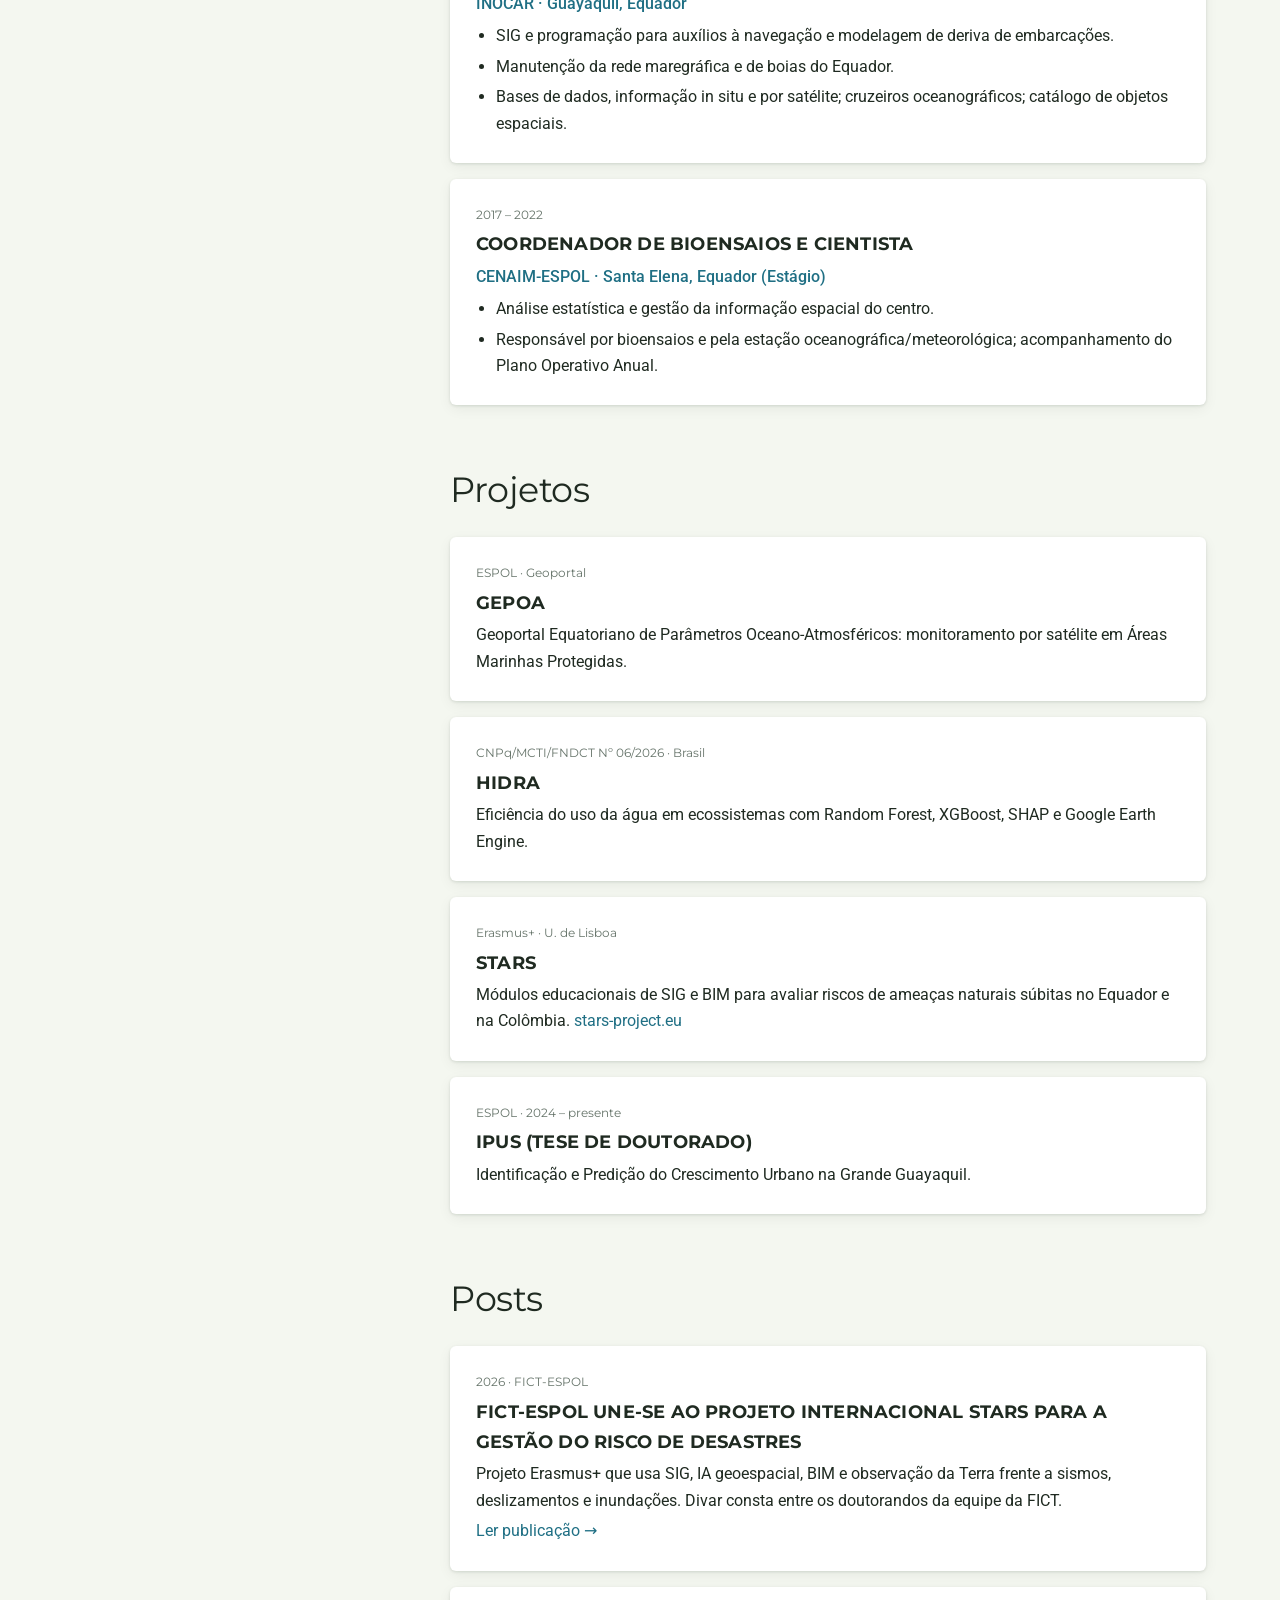
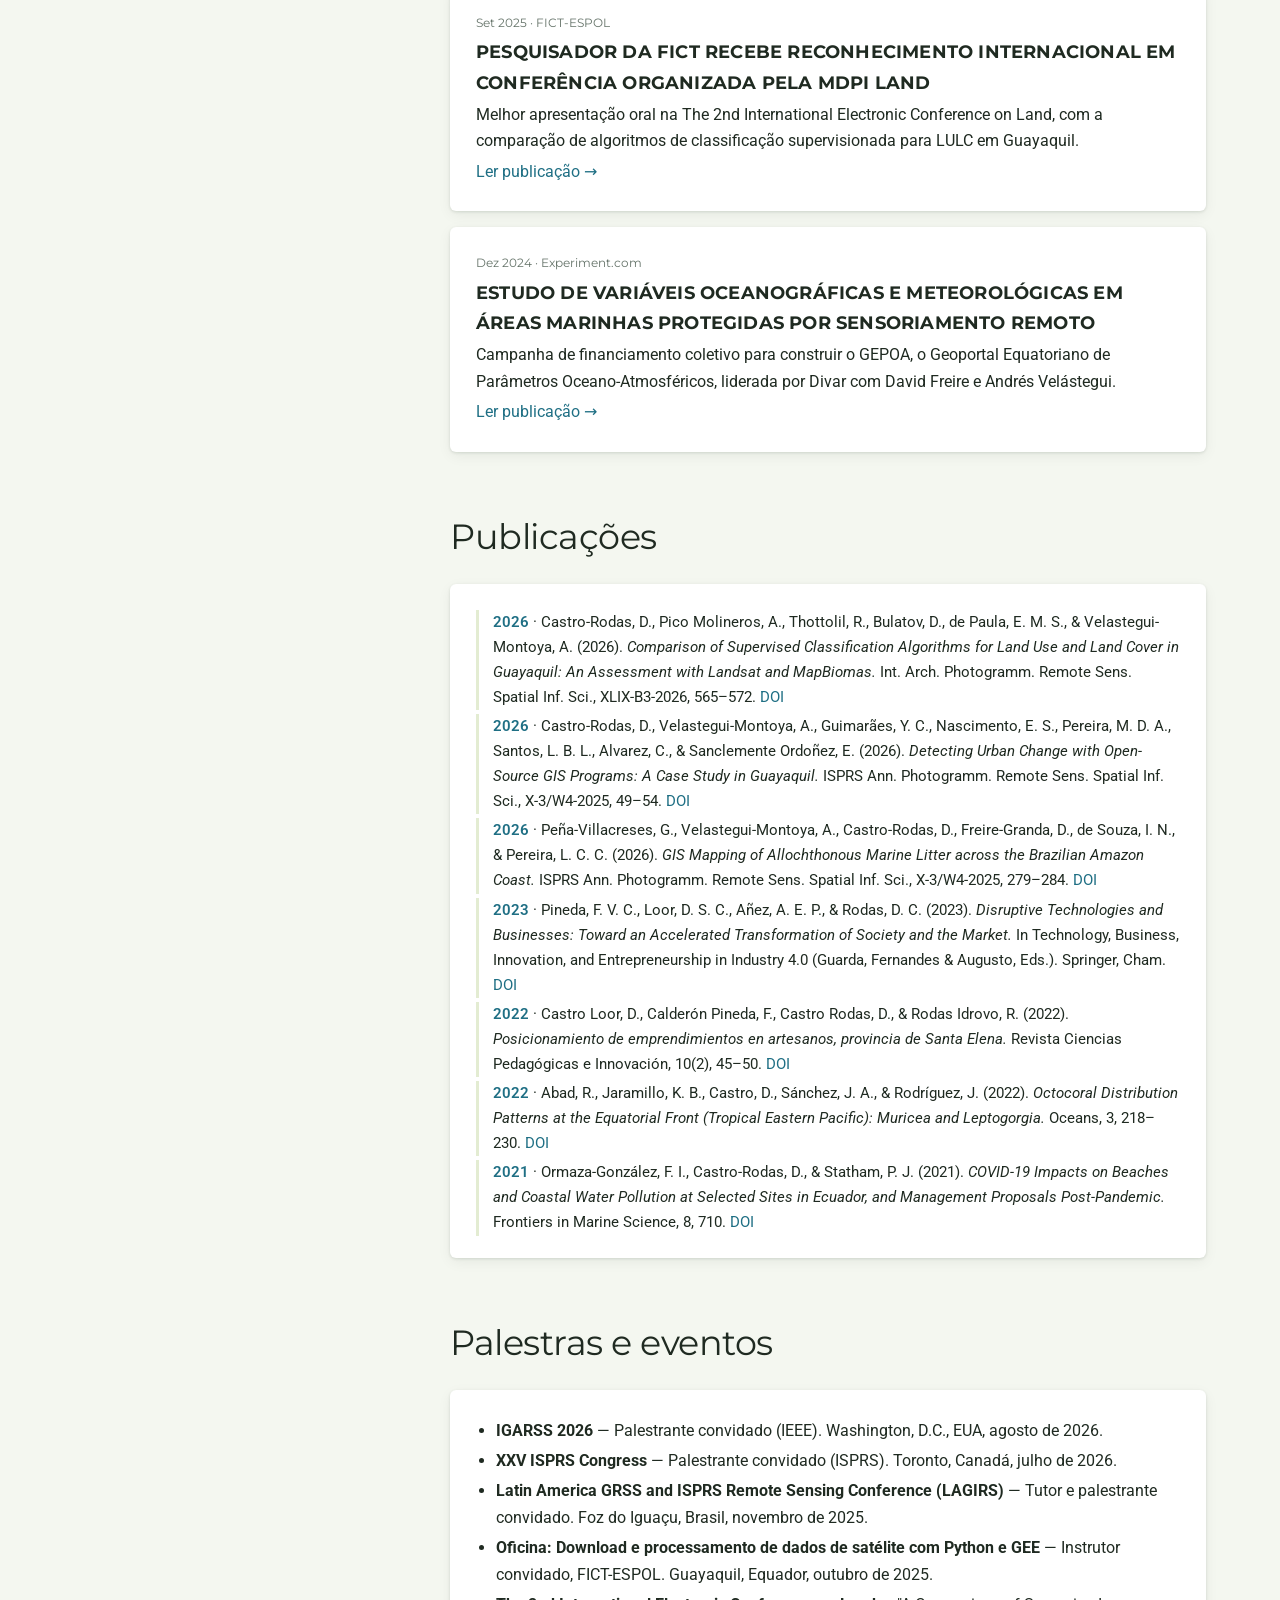
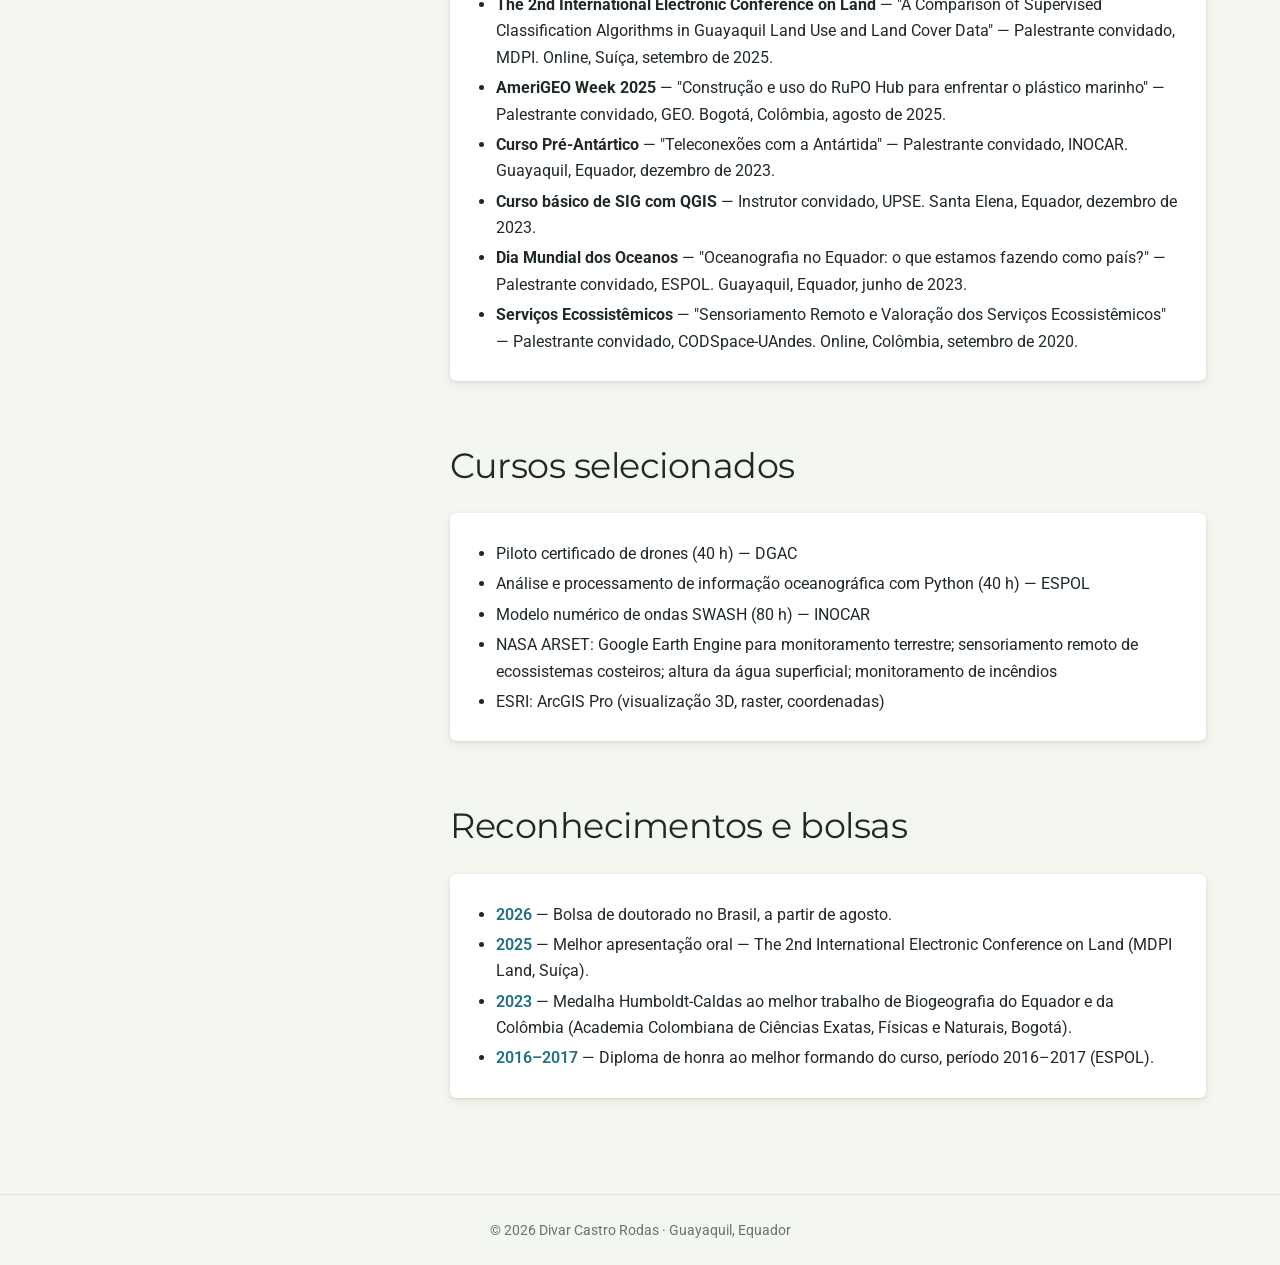
<file: pt/index.html>
<!doctype html>
<html lang="pt">
<head>
<meta charset="utf-8">
<meta name="viewport" content="width=device-width,initial-scale=1">
<title>Divar Castro Rodas · Sensoriamento Remoto e SIG</title>
<meta name="description" content="Doutorando em Engenharia (Georrecursos, ESPOL). SIG, sensoriamento remoto, LULC e modelagem urbana e ambiental.">
<link rel="preconnect" href="https://fonts.googleapis.com"><link rel="preconnect" href="https://fonts.gstatic.com" crossorigin>
<link href="https://fonts.googleapis.com/css2?family=Montserrat:wght@400;600;700&family=Roboto:wght@400;500&display=swap" rel="stylesheet">
<link rel="stylesheet" href="https://cdnjs.cloudflare.com/ajax/libs/font-awesome/6.5.1/css/all.min.css">
<link rel="stylesheet" href="../style.css">
</head>
<body>
<nav><div class="in">
  <a href="#about"><strong>DCR</strong></a><a href="#experiencia">Experiência</a><a href="#proyectos">Projetos</a><a href="#publicaciones">Publicações</a><a href="#posts">Posts</a><a href="#ponencias">Palestras</a><a href="#educacion">Formação</a><a href="#reconocimientos">Reconhecimentos</a>
  <span class="sp"></span><div class="lang" aria-label="Language"><a href="../" hreflang="es">ES</a><a href="../en/" hreflang="en">EN</a><a href="./" hreflang="pt" class="cur" aria-current="true">PT</a></div>
</div></nav>
<div class="wrap">
<aside class="side" id="about">
  <div class="avatar"><img src="../assets/foto.jpg" alt="Divar Castro Rodas" onerror="this.replaceWith('DC')"></div>
  <h1>Divar Castro Rodas</h1>
  <p class="role">Doutorando em Engenharia (Georrecursos) · M.Sc. em SIG · Engenheiro Oceânico Ambiental</p>
  <p class="affil">ESPOL, Guayaquil, Equador</p>
  <div class="icons"><a href="mailto:divecast@espol.edu.ec" title="Email" aria-label="Email"><i class="fa-solid fa-envelope"></i></a><a href="https://github.com/DivarCastro" title="GitHub" aria-label="GitHub"><i class="fa-brands fa-github"></i></a><a href="https://www.linkedin.com/in/divar-castro-rodas-5a568610b/" title="LinkedIn" aria-label="LinkedIn"><i class="fa-brands fa-linkedin"></i></a><a href="https://orcid.org/0000-0002-2197-2277" title="ORCID" aria-label="ORCID"><i class="fa-brands fa-orcid"></i></a><a href="https://www.researchgate.net/profile/Divar-Castro-Rodas" title="ResearchGate" aria-label="ResearchGate"><i class="fa-brands fa-researchgate"></i></a><a href="http://lattes.cnpq.br/7848794322795201" title="Lattes" aria-label="Lattes"><i class="fa-solid fa-graduation-cap"></i></a><a href="../assets/CV_Divar_Castro_Rodas_2026_PT.pdf" title="CV (PDF)" aria-label="CV (PDF)"><i class="fa-solid fa-file-pdf"></i></a></div>
</aside>
<main>
<section><h2>Sobre mim</h2><p class="lead">Doutorando em Engenharia com menção em Georrecursos (ESPOL). Analista de informação oceanográfica e meteorológica com 9 anos de experiência em Sistemas de Informação Geográfica e sensoriamento remoto aplicados ao monitoramento ambiental e costeiro. Experiência em coordenação científica, análise estatística, gestão de projetos de pesquisa com financiamento e docência universitária. Colaborador ativo em projetos de pesquisa geoespacial no Equador e no Brasil.</p>
  <div class="two">
    <div><h3 class="sub">Habilidades técnicas</h3><div class="tags"><span>QGIS</span><span>ArcGIS Pro</span><span>Python</span><span>R</span><span>Google Earth Engine</span><span>PostgreSQL / PostGIS</span><span>Sensoriamento remoto</span><span>Piloto UAV certificado</span></div>
      <h3 class="sub">Outros interesses</h3><div class="tags"><span>Meio ambiente</span><span>Limpeza de praias</span><span>Visitas técnicas</span></div></div>
    <div><h3 class="sub">Formação</h3><ul class="edu"><li><i class="fa-solid fa-graduation-cap"></i><div><strong>Doutorado em Engenharia, menção em Georrecursos</strong><span>ESPOL · 2024 – Presente</span></div></li><li><i class="fa-solid fa-graduation-cap"></i><div><strong>Diploma em IA Aplicada à Docência</strong><span>Universidad de las Américas · 2025</span></div></li><li><i class="fa-solid fa-graduation-cap"></i><div><strong>M.Sc. em Sistemas e Ciências da Informação Geográfica</strong><span>Universität Salzburg &amp; USFQ · 2019 – 2021</span></div></li><li><i class="fa-solid fa-graduation-cap"></i><div><strong>Engenheiro Oceânico Ambiental</strong><span>ESPOL · 2011 – 2015</span></div></li></ul>
      <h3 class="sub">Idiomas</h3><ul class="plain"><li>Espanhol — Nativo</li><li>Inglês — Fluente (B2)</li><li>Português — Intermediário</li></ul></div>
  </div></section>
<section id="experiencia"><h2>Experiência profissional</h2><div class="card"><p class="date">2024 – Atualmente</p><h3>Técnico de Pesquisa 2</h3><p class="org">ESPOL · Guayaquil, Equador</p><ul><li>Publicações indexadas em SIG e sensoriamento remoto; gestão de propostas de financiamento.</li><li>Liderança no desenvolvimento do Geoportal Equatoriano de Parâmetros Oceano-Atmosféricos (GEPOA).</li><li>Colaborador nos projetos HIDRA (Brasil) e STARS (Erasmus+).</li><li>Projetos de extensão com a comunidade.</li></ul></div><div class="card"><p class="date">2022 – Atualmente</p><h3>Docente</h3><p class="org">Tecnológico Universitario Espíritu Santo · Guayaquil, Equador</p><ul><li>Criação de ementas e conteúdo; planejamento acadêmico e acompanhamento de estudantes.</li><li>Atividades extracurriculares e projetos de extensão.</li></ul></div><div class="card"><p class="date">2022 – 2024</p><h3>Analista de Oceanografia e Meteorologia</h3><p class="org">INOCAR · Guayaquil, Equador</p><ul><li>SIG e programação para auxílios à navegação e modelagem de deriva de embarcações.</li><li>Manutenção da rede maregráfica e de boias do Equador.</li><li>Bases de dados, informação in situ e por satélite; cruzeiros oceanográficos; catálogo de objetos espaciais.</li></ul></div><div class="card"><p class="date">2017 – 2022</p><h3>Coordenador de Bioensaios e Cientista</h3><p class="org">CENAIM-ESPOL · Santa Elena, Equador (Estágio)</p><ul><li>Análise estatística e gestão da informação espacial do centro.</li><li>Responsável por bioensaios e pela estação oceanográfica/meteorológica; acompanhamento do Plano Operativo Anual.</li></ul></div></section>
<section id="proyectos"><h2>Projetos</h2><div class="card"><p class="date">ESPOL · Geoportal</p><h3>GEPOA</h3><p>Geoportal Equatoriano de Parâmetros Oceano-Atmosféricos: monitoramento por satélite em Áreas Marinhas Protegidas.</p></div><div class="card"><p class="date">CNPq/MCTI/FNDCT Nº 06/2026 · Brasil</p><h3>HIDRA</h3><p>Eficiência do uso da água em ecossistemas com Random Forest, XGBoost, SHAP e Google Earth Engine.</p></div><div class="card"><p class="date">Erasmus+ · U. de Lisboa</p><h3>STARS</h3><p>Módulos educacionais de SIG e BIM para avaliar riscos de ameaças naturais súbitas no Equador e na Colômbia. <a href="https://stars-project.eu">stars-project.eu</a></p></div><div class="card"><p class="date">ESPOL · 2024 – presente</p><h3>IPUS (tese de doutorado)</h3><p>Identificação e Predição do Crescimento Urbano na Grande Guayaquil.</p></div></section>
<section id="posts"><h2>Posts</h2><div class="card"><p class="date">2026 · FICT-ESPOL</p><h3>FICT-ESPOL une-se ao projeto internacional STARS para a gestão do risco de desastres</h3><p>Projeto Erasmus+ que usa SIG, IA geoespacial, BIM e observação da Terra frente a sismos, deslizamentos e inundações. Divar consta entre os doutorandos da equipe da FICT.</p><p><a href="https://www.fict.espol.edu.ec/en/news/fict-espol-joins-international-stars-project-disaster-risk-management">Ler publicação →</a></p></div><div class="card"><p class="date">Set 2025 · FICT-ESPOL</p><h3>Pesquisador da FICT recebe reconhecimento internacional em conferência organizada pela MDPI Land</h3><p>Melhor apresentação oral na The 2nd International Electronic Conference on Land, com a comparação de algoritmos de classificação supervisionada para LULC em Guayaquil.</p><p><a href="https://www.fict.espol.edu.ec/en/news/fict-researcher-receives-international-recognition-conference-organized-mdpi-land">Ler publicação →</a></p></div><div class="card"><p class="date">Dez 2024 · Experiment.com</p><h3>Estudo de variáveis oceanográficas e meteorológicas em Áreas Marinhas Protegidas por sensoriamento remoto</h3><p>Campanha de financiamento coletivo para construir o GEPOA, o Geoportal Equatoriano de Parâmetros Oceano-Atmosféricos, liderada por Divar com David Freire e Andrés Velástegui.</p><p><a href="https://experiment.com/projects/study-of-oceanographic-and-meteorological-variables-in-mpa-through-remote-sensing">Ler publicação →</a></p></div></section>
<section id="publicaciones"><h2>Publicações</h2><div class="card"><p class="pub"><span class="year">2026</span> · Castro-Rodas, D., Pico Molineros, A., Thottolil, R., Bulatov, D., de Paula, E. M. S., &amp; Velastegui-Montoya, A. (2026). <em>Comparison of Supervised Classification Algorithms for Land Use and Land Cover in Guayaquil: An Assessment with Landsat and MapBiomas.</em> Int. Arch. Photogramm. Remote Sens. Spatial Inf. Sci., XLIX-B3-2026, 565–572. <a href="https://doi.org/10.5194/isprs-archives-XLIX-B3-2026-565-2026">DOI</a></p><p class="pub"><span class="year">2026</span> · Castro-Rodas, D., Velastegui-Montoya, A., Guimarães, Y. C., Nascimento, E. S., Pereira, M. D. A., Santos, L. B. L., Alvarez, C., &amp; Sanclemente Ordoñez, E. (2026). <em>Detecting Urban Change with Open-Source GIS Programs: A Case Study in Guayaquil.</em> ISPRS Ann. Photogramm. Remote Sens. Spatial Inf. Sci., X-3/W4-2025, 49–54. <a href="https://doi.org/10.5194/isprs-annals-X-3-W4-2025-49-2026">DOI</a></p><p class="pub"><span class="year">2026</span> · Peña-Villacreses, G., Velastegui-Montoya, A., Castro-Rodas, D., Freire-Granda, D., de Souza, I. N., &amp; Pereira, L. C. C. (2026). <em>GIS Mapping of Allochthonous Marine Litter across the Brazilian Amazon Coast.</em> ISPRS Ann. Photogramm. Remote Sens. Spatial Inf. Sci., X-3/W4-2025, 279–284. <a href="https://doi.org/10.5194/isprs-annals-X-3-W4-2025-279-2026">DOI</a></p><p class="pub"><span class="year">2023</span> · Pineda, F. V. C., Loor, D. S. C., Añez, A. E. P., &amp; Rodas, D. C. (2023). <em>Disruptive Technologies and Businesses: Toward an Accelerated Transformation of Society and the Market.</em> In Technology, Business, Innovation, and Entrepreneurship in Industry 4.0 (Guarda, Fernandes &amp; Augusto, Eds.). Springer, Cham. <a href="https://doi.org/10.1007/978-3-031-17960-0_3">DOI</a></p><p class="pub"><span class="year">2022</span> · Castro Loor, D., Calderón Pineda, F., Castro Rodas, D., &amp; Rodas Idrovo, R. (2022). <em>Posicionamiento de emprendimientos en artesanos, provincia de Santa Elena.</em> Revista Ciencias Pedagógicas e Innovación, 10(2), 45–50. <a href="https://doi.org/10.26423/rcpi.v10i2.580">DOI</a></p><p class="pub"><span class="year">2022</span> · Abad, R., Jaramillo, K. B., Castro, D., Sánchez, J. A., &amp; Rodríguez, J. (2022). <em>Octocoral Distribution Patterns at the Equatorial Front (Tropical Eastern Pacific): Muricea and Leptogorgia.</em> Oceans, 3, 218–230. <a href="https://doi.org/10.3390/oceans3020016">DOI</a></p><p class="pub"><span class="year">2021</span> · Ormaza-González, F. I., Castro-Rodas, D., &amp; Statham, P. J. (2021). <em>COVID-19 Impacts on Beaches and Coastal Water Pollution at Selected Sites in Ecuador, and Management Proposals Post-Pandemic.</em> Frontiers in Marine Science, 8, 710. <a href="https://doi.org/10.3389/fmars.2021.669374">DOI</a></p></div></section>
<section id="ponencias"><h2>Palestras e eventos</h2><div class="card"><ul><li><strong>IGARSS 2026</strong> — Palestrante convidado (IEEE). Washington, D.C., EUA, agosto de 2026.</li><li><strong>XXV ISPRS Congress</strong> — Palestrante convidado (ISPRS). Toronto, Canadá, julho de 2026.</li><li><strong>Latin America GRSS and ISPRS Remote Sensing Conference (LAGIRS)</strong> — Tutor e palestrante convidado. Foz do Iguaçu, Brasil, novembro de 2025.</li><li><strong>Oficina: Download e processamento de dados de satélite com Python e GEE</strong> — Instrutor convidado, FICT-ESPOL. Guayaquil, Equador, outubro de 2025.</li><li><strong>The 2nd International Electronic Conference on Land</strong> — &quot;A Comparison of Supervised Classification Algorithms in Guayaquil Land Use and Land Cover Data&quot; — Palestrante convidado, MDPI. Online, Suíça, setembro de 2025.</li><li><strong>AmeriGEO Week 2025</strong> — &quot;Construção e uso do RuPO Hub para enfrentar o plástico marinho&quot; — Palestrante convidado, GEO. Bogotá, Colômbia, agosto de 2025.</li><li><strong>Curso Pré-Antártico</strong> — &quot;Teleconexões com a Antártida&quot; — Palestrante convidado, INOCAR. Guayaquil, Equador, dezembro de 2023.</li><li><strong>Curso básico de SIG com QGIS</strong> — Instrutor convidado, UPSE. Santa Elena, Equador, dezembro de 2023.</li><li><strong>Dia Mundial dos Oceanos</strong> — &quot;Oceanografia no Equador: o que estamos fazendo como país?&quot; — Palestrante convidado, ESPOL. Guayaquil, Equador, junho de 2023.</li><li><strong>Serviços Ecossistêmicos</strong> — &quot;Sensoriamento Remoto e Valoração dos Serviços Ecossistêmicos&quot; — Palestrante convidado, CODSpace-UAndes. Online, Colômbia, setembro de 2020.</li></ul></div></section>
<section id="educacion"><h2>Cursos selecionados</h2><div class="card"><ul><li>Piloto certificado de drones (40 h) — DGAC</li><li>Análise e processamento de informação oceanográfica com Python (40 h) — ESPOL</li><li>Modelo numérico de ondas SWASH (80 h) — INOCAR</li><li>NASA ARSET: Google Earth Engine para monitoramento terrestre; sensoriamento remoto de ecossistemas costeiros; altura da água superficial; monitoramento de incêndios</li><li>ESRI: ArcGIS Pro (visualização 3D, raster, coordenadas)</li></ul></div></section>
<section id="reconocimientos"><h2>Reconhecimentos e bolsas</h2><div class="card"><ul><li><span class="year">2026</span> — Bolsa de doutorado no Brasil, a partir de agosto.</li><li><span class="year">2025</span> — Melhor apresentação oral — The 2nd International Electronic Conference on Land (MDPI Land, Suíça).</li><li><span class="year">2023</span> — Medalha Humboldt-Caldas ao melhor trabalho de Biogeografia do Equador e da Colômbia (Academia Colombiana de Ciências Exatas, Físicas e Naturais, Bogotá).</li><li><span class="year">2016–2017</span> — Diploma de honra ao melhor formando do curso, período 2016–2017 (ESPOL).</li></ul></div></section>
</main>
</div>
<footer>© <span id="y"></span> Divar Castro Rodas · Guayaquil, Equador</footer>
<script src="../script.js"></script>
</body>
</html>
</file>
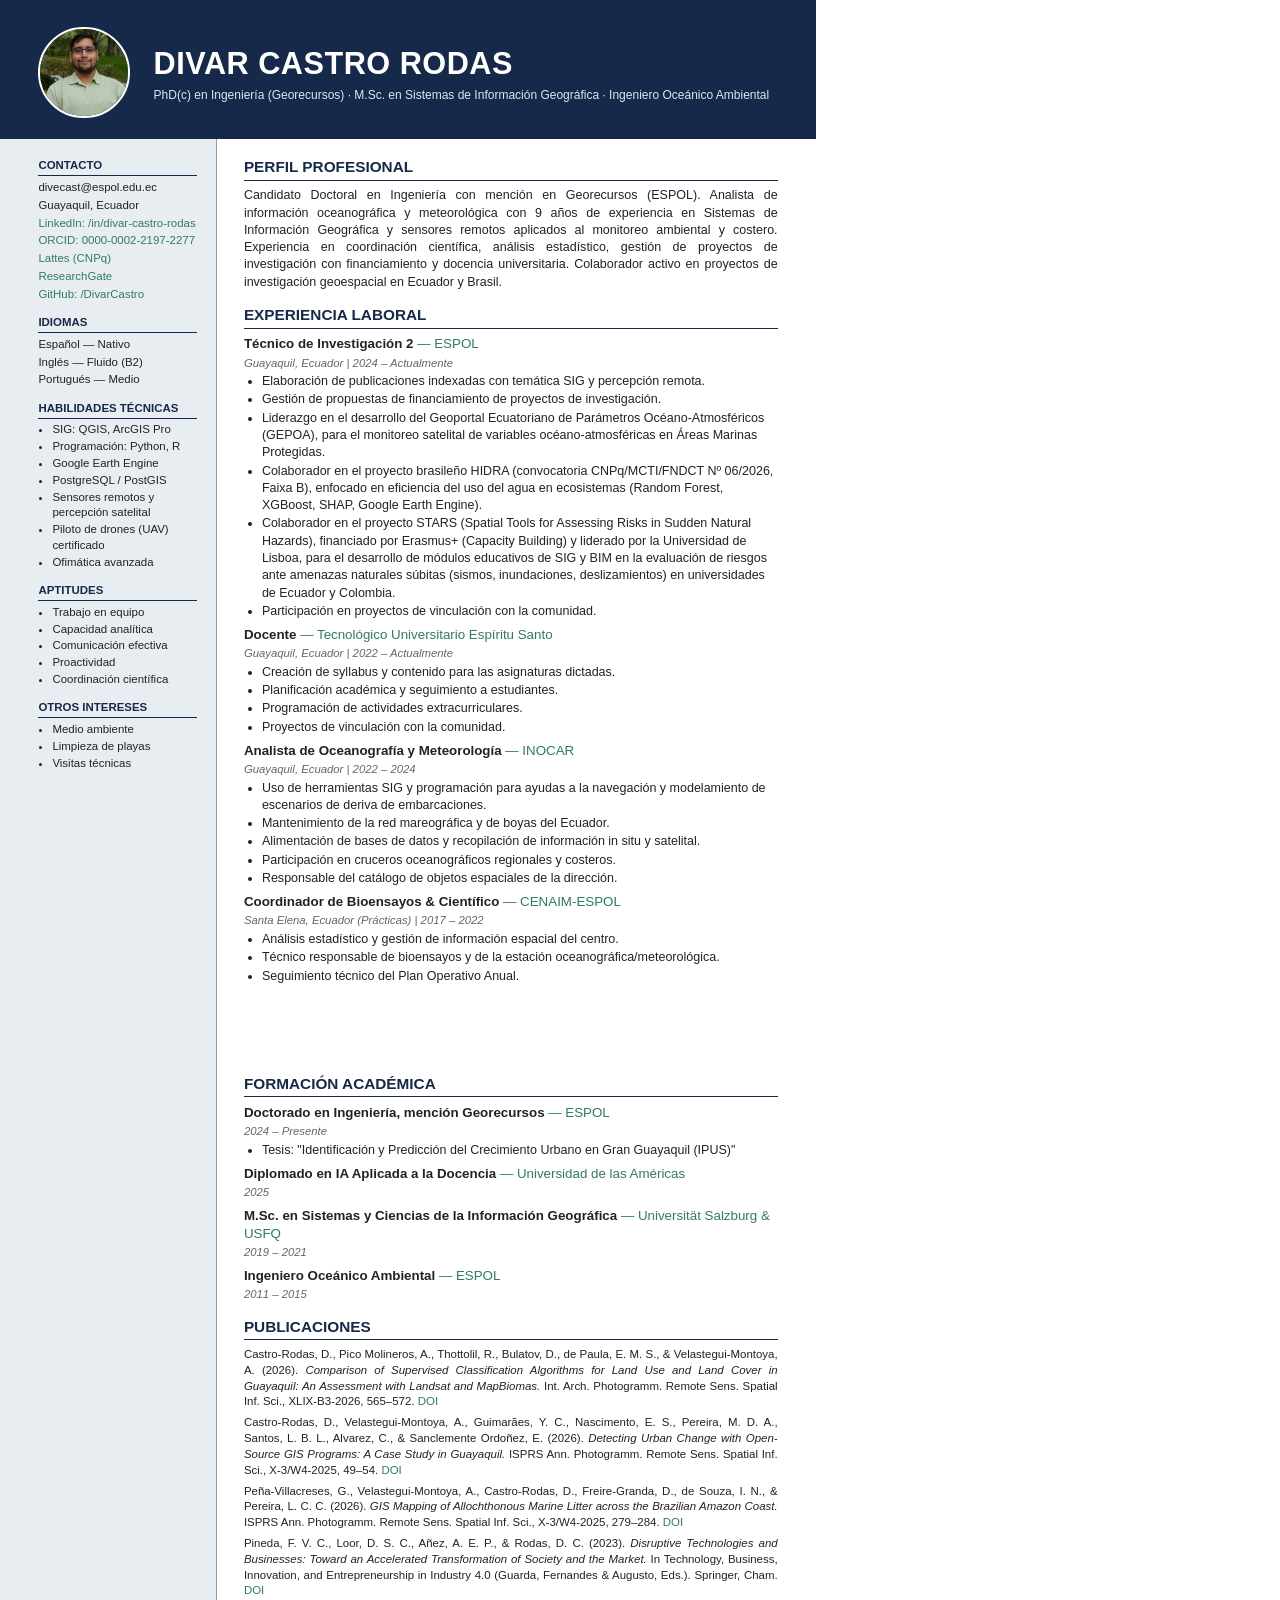
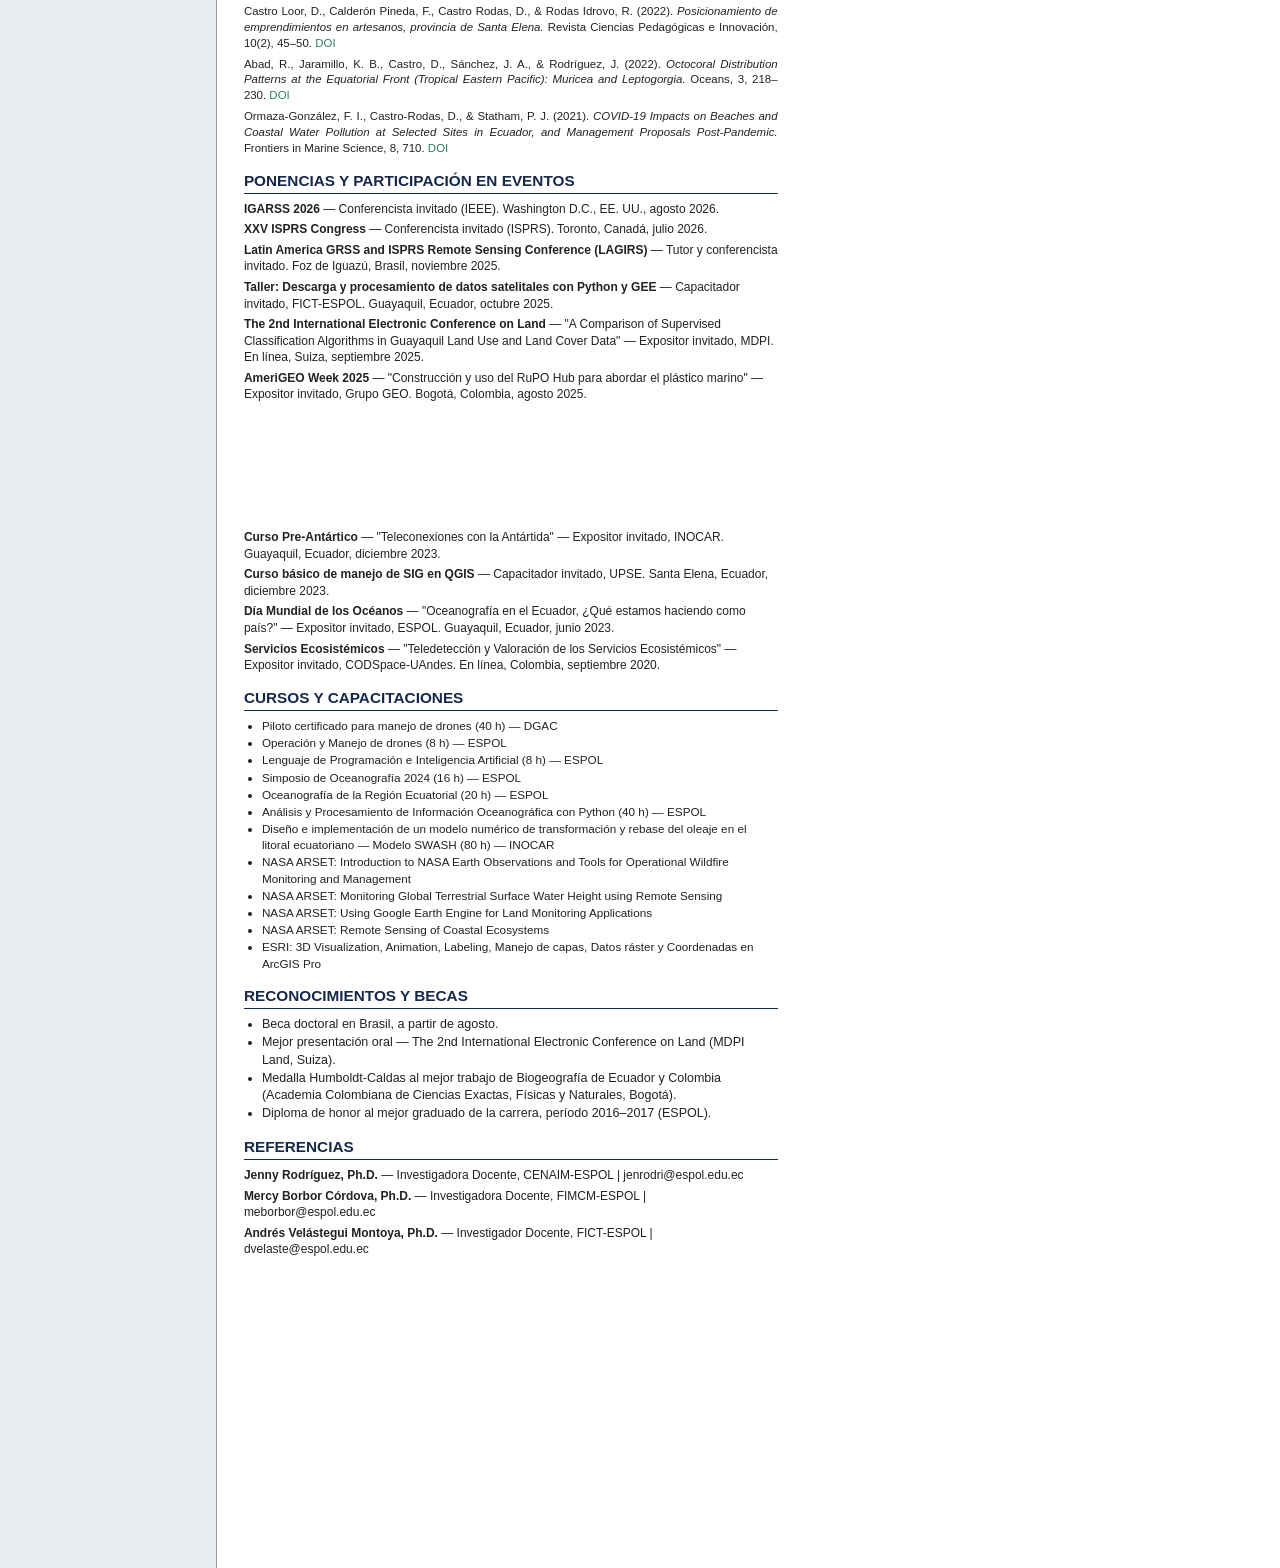
<file: cv.html>
<!doctype html>
<html lang="es"><head><meta charset="utf-8"><title>CV Divar Castro Rodas 2026 (ES)</title>
<style>@page{size:Letter;margin:0}
:root{--navy:#16294a;--green:#2f7d5c;--side:#e8edf2;--muted:#666}
*{box-sizing:border-box}
body{margin:0;font:9.4pt/1.38 Calibri,"Carlito","Segoe UI",Arial,sans-serif;color:#222;-webkit-print-color-adjust:exact;print-color-adjust:exact}
.page{width:8.5in;min-height:11in;display:grid;grid-template-columns:2.25in 1fr;grid-template-rows:auto 1fr;page-break-after:always}
.page:last-child{page-break-after:auto}
header{grid-column:1/3;background:var(--navy);color:#fff;padding:.28in .4in .22in;display:flex;align-items:center;gap:.25in}
header .ph{width:.95in;height:.95in;border-radius:50%;object-fit:cover;border:2px solid #fff;flex:none}
header h1{margin:0;font-size:23pt;letter-spacing:.5px}
header p{margin:3px 0 0;font-size:9pt;color:#dfe6f0}
aside{background:var(--side);padding:.2in .2in .3in .4in;font-size:8.6pt}
aside.blank{min-height:100%}
main{padding:.18in .4in .3in .28in;border-left:1px solid #999}
h2{color:var(--navy);font-size:11.5pt;margin:.14in 0 .07in;padding-bottom:2px;border-bottom:1.5px solid var(--navy);text-transform:uppercase}
main h2:first-child{margin-top:0}
aside h3{color:var(--navy);font-size:8.6pt;margin:.13in 0 .04in;padding-bottom:1px;border-bottom:1.5px solid var(--navy);text-transform:uppercase}
aside h3:first-child{margin-top:0}
aside p{margin:2px 0}aside ul{margin:2px 0;padding-left:14px}
a{color:var(--green);text-decoration:none}
.job{margin:.06in 0 .02in;font-weight:700;font-size:10pt}
.job span{font-weight:400;color:var(--green)}
.when{color:var(--muted);font-style:italic;font-size:8.5pt;margin:0 0 2px}
ul{margin:2px 0 4px;padding-left:18px}li{margin:1px 0}
.pub{margin:0 0 5px;font-size:8.6pt;text-align:justify}
.ev{margin:0 0 4px;font-size:9pt}
.small li{font-size:8.8pt}
</style></head><body>
<div class="page">
<header><img class="ph" src="assets/foto.jpg" alt=""><div><h1>DIVAR CASTRO RODAS</h1><p>PhD(c) en Ingeniería (Georecursos) · M.Sc. en Sistemas de Información Geográfica · Ingeniero Oceánico Ambiental</p></div></header>
<aside>
  <h3>Contacto</h3>
  <p>divecast@espol.edu.ec</p><p>Guayaquil, Ecuador</p>
  <p><a href="https://www.linkedin.com/in/divar-castro-rodas-5a568610b/">LinkedIn: /in/divar-castro-rodas</a></p>
  <p><a href="https://orcid.org/0000-0002-2197-2277">ORCID: 0000-0002-2197-2277</a></p>
  <p><a href="http://lattes.cnpq.br/7848794322795201">Lattes (CNPq)</a></p>
  <p><a href="https://www.researchgate.net/profile/Divar-Castro-Rodas">ResearchGate</a></p>
  <p><a href="https://github.com/DivarCastro">GitHub: /DivarCastro</a></p>
  <h3>Idiomas</h3><p>Español — Nativo</p><p>Inglés — Fluido (B2)</p><p>Portugués — Medio</p>
  <h3>Habilidades técnicas</h3><ul><li>SIG: QGIS, ArcGIS Pro</li><li>Programación: Python, R</li><li>Google Earth Engine</li><li>PostgreSQL / PostGIS</li><li>Sensores remotos y percepción satelital</li><li>Piloto de drones (UAV) certificado</li><li>Ofimática avanzada</li></ul>
  <h3>Aptitudes</h3><ul><li>Trabajo en equipo</li><li>Capacidad analítica</li><li>Comunicación efectiva</li><li>Proactividad</li><li>Coordinación científica</li></ul>
  <h3>Otros intereses</h3><ul><li>Medio ambiente</li><li>Limpieza de playas</li><li>Visitas técnicas</li></ul>
</aside>
<main>
  <h2>Perfil profesional</h2><p style="text-align:justify;margin:0">Candidato Doctoral en Ingeniería con mención en Georecursos (ESPOL). Analista de información oceanográfica y meteorológica con 9 años de experiencia en Sistemas de Información Geográfica y sensores remotos aplicados al monitoreo ambiental y costero. Experiencia en coordinación científica, análisis estadístico, gestión de proyectos de investigación con financiamiento y docencia universitaria. Colaborador activo en proyectos de investigación geoespacial en Ecuador y Brasil.</p>
  <h2>Experiencia laboral</h2><p class="job">Técnico de Investigación 2 <span>— ESPOL</span></p><p class="when">Guayaquil, Ecuador | 2024 – Actualmente</p><ul><li>Elaboración de publicaciones indexadas con temática SIG y percepción remota.</li><li>Gestión de propuestas de financiamiento de proyectos de investigación.</li><li>Liderazgo en el desarrollo del Geoportal Ecuatoriano de Parámetros Océano-Atmosféricos (GEPOA), para el monitoreo satelital de variables océano-atmosféricas en Áreas Marinas Protegidas.</li><li>Colaborador en el proyecto brasileño HIDRA (convocatoria CNPq/MCTI/FNDCT Nº 06/2026, Faixa B), enfocado en eficiencia del uso del agua en ecosistemas (Random Forest, XGBoost, SHAP, Google Earth Engine).</li><li>Colaborador en el proyecto STARS (Spatial Tools for Assessing Risks in Sudden Natural Hazards), financiado por Erasmus+ (Capacity Building) y liderado por la Universidad de Lisboa, para el desarrollo de módulos educativos de SIG y BIM en la evaluación de riesgos ante amenazas naturales súbitas (sismos, inundaciones, deslizamientos) en universidades de Ecuador y Colombia.</li><li>Participación en proyectos de vinculación con la comunidad.</li></ul><p class="job">Docente <span>— Tecnológico Universitario Espíritu Santo</span></p><p class="when">Guayaquil, Ecuador | 2022 – Actualmente</p><ul><li>Creación de syllabus y contenido para las asignaturas dictadas.</li><li>Planificación académica y seguimiento a estudiantes.</li><li>Programación de actividades extracurriculares.</li><li>Proyectos de vinculación con la comunidad.</li></ul><p class="job">Analista de Oceanografía y Meteorología <span>— INOCAR</span></p><p class="when">Guayaquil, Ecuador | 2022 – 2024</p><ul><li>Uso de herramientas SIG y programación para ayudas a la navegación y modelamiento de escenarios de deriva de embarcaciones.</li><li>Mantenimiento de la red mareográfica y de boyas del Ecuador.</li><li>Alimentación de bases de datos y recopilación de información in situ y satelital.</li><li>Participación en cruceros oceanográficos regionales y costeros.</li><li>Responsable del catálogo de objetos espaciales de la dirección.</li></ul><p class="job">Coordinador de Bioensayos &amp; Científico <span>— CENAIM-ESPOL</span></p><p class="when">Santa Elena, Ecuador (Prácticas) | 2017 – 2022</p><ul><li>Análisis estadístico y gestión de información espacial del centro.</li><li>Técnico responsable de bioensayos y de la estación oceanográfica/meteorológica.</li><li>Seguimiento técnico del Plan Operativo Anual.</li></ul>
</main></div>
<div class="page" style="grid-template-rows:1fr"><aside class="blank"></aside><main>
  <h2>Formación académica</h2><p class="job">Doctorado en Ingeniería, mención Georecursos <span>— ESPOL</span></p><p class="when">2024 – Presente</p><ul><li>Tesis: &quot;Identificación y Predicción del Crecimiento Urbano en Gran Guayaquil (IPUS)&quot;</li></ul><p class="job">Diplomado en IA Aplicada a la Docencia <span>— Universidad de las Américas</span></p><p class="when">2025</p><p class="job">M.Sc. en Sistemas y Ciencias de la Información Geográfica <span>— Universität Salzburg &amp; USFQ</span></p><p class="when">2019 – 2021</p><p class="job">Ingeniero Oceánico Ambiental <span>— ESPOL</span></p><p class="when">2011 – 2015</p>
  <h2>Publicaciones</h2><p class="pub">Castro-Rodas, D., Pico Molineros, A., Thottolil, R., Bulatov, D., de Paula, E. M. S., &amp; Velastegui-Montoya, A. (2026). <em>Comparison of Supervised Classification Algorithms for Land Use and Land Cover in Guayaquil: An Assessment with Landsat and MapBiomas.</em> Int. Arch. Photogramm. Remote Sens. Spatial Inf. Sci., XLIX-B3-2026, 565–572. <a href="https://doi.org/10.5194/isprs-archives-XLIX-B3-2026-565-2026">DOI</a></p><p class="pub">Castro-Rodas, D., Velastegui-Montoya, A., Guimarães, Y. C., Nascimento, E. S., Pereira, M. D. A., Santos, L. B. L., Alvarez, C., &amp; Sanclemente Ordoñez, E. (2026). <em>Detecting Urban Change with Open-Source GIS Programs: A Case Study in Guayaquil.</em> ISPRS Ann. Photogramm. Remote Sens. Spatial Inf. Sci., X-3/W4-2025, 49–54. <a href="https://doi.org/10.5194/isprs-annals-X-3-W4-2025-49-2026">DOI</a></p><p class="pub">Peña-Villacreses, G., Velastegui-Montoya, A., Castro-Rodas, D., Freire-Granda, D., de Souza, I. N., &amp; Pereira, L. C. C. (2026). <em>GIS Mapping of Allochthonous Marine Litter across the Brazilian Amazon Coast.</em> ISPRS Ann. Photogramm. Remote Sens. Spatial Inf. Sci., X-3/W4-2025, 279–284. <a href="https://doi.org/10.5194/isprs-annals-X-3-W4-2025-279-2026">DOI</a></p><p class="pub">Pineda, F. V. C., Loor, D. S. C., Añez, A. E. P., &amp; Rodas, D. C. (2023). <em>Disruptive Technologies and Businesses: Toward an Accelerated Transformation of Society and the Market.</em> In Technology, Business, Innovation, and Entrepreneurship in Industry 4.0 (Guarda, Fernandes &amp; Augusto, Eds.). Springer, Cham. <a href="https://doi.org/10.1007/978-3-031-17960-0_3">DOI</a></p><p class="pub">Castro Loor, D., Calderón Pineda, F., Castro Rodas, D., &amp; Rodas Idrovo, R. (2022). <em>Posicionamiento de emprendimientos en artesanos, provincia de Santa Elena.</em> Revista Ciencias Pedagógicas e Innovación, 10(2), 45–50. <a href="https://doi.org/10.26423/rcpi.v10i2.580">DOI</a></p><p class="pub">Abad, R., Jaramillo, K. B., Castro, D., Sánchez, J. A., &amp; Rodríguez, J. (2022). <em>Octocoral Distribution Patterns at the Equatorial Front (Tropical Eastern Pacific): Muricea and Leptogorgia.</em> Oceans, 3, 218–230. <a href="https://doi.org/10.3390/oceans3020016">DOI</a></p><p class="pub">Ormaza-González, F. I., Castro-Rodas, D., &amp; Statham, P. J. (2021). <em>COVID-19 Impacts on Beaches and Coastal Water Pollution at Selected Sites in Ecuador, and Management Proposals Post-Pandemic.</em> Frontiers in Marine Science, 8, 710. <a href="https://doi.org/10.3389/fmars.2021.669374">DOI</a></p>
  <h2>Ponencias y participación en eventos</h2><p class="ev"><b>IGARSS 2026</b> — Conferencista invitado (IEEE). Washington D.C., EE. UU., agosto 2026.</p><p class="ev"><b>XXV ISPRS Congress</b> — Conferencista invitado (ISPRS). Toronto, Canadá, julio 2026.</p><p class="ev"><b>Latin America GRSS and ISPRS Remote Sensing Conference (LAGIRS)</b> — Tutor y conferencista invitado. Foz de Iguazú, Brasil, noviembre 2025.</p><p class="ev"><b>Taller: Descarga y procesamiento de datos satelitales con Python y GEE</b> — Capacitador invitado, FICT-ESPOL. Guayaquil, Ecuador, octubre 2025.</p><p class="ev"><b>The 2nd International Electronic Conference on Land</b> — &quot;A Comparison of Supervised Classification Algorithms in Guayaquil Land Use and Land Cover Data&quot; — Expositor invitado, MDPI. En línea, Suiza, septiembre 2025.</p><p class="ev"><b>AmeriGEO Week 2025</b> — &quot;Construcción y uso del RuPO Hub para abordar el plástico marino&quot; — Expositor invitado, Grupo GEO. Bogotá, Colombia, agosto 2025.</p>
</main></div>
<div class="page" style="grid-template-rows:1fr"><aside class="blank"></aside><main>
  <p class="ev"><b>Curso Pre-Antártico</b> — &quot;Teleconexiones con la Antártida&quot; — Expositor invitado, INOCAR. Guayaquil, Ecuador, diciembre 2023.</p><p class="ev"><b>Curso básico de manejo de SIG en QGIS</b> — Capacitador invitado, UPSE. Santa Elena, Ecuador, diciembre 2023.</p><p class="ev"><b>Día Mundial de los Océanos</b> — &quot;Oceanografía en el Ecuador, ¿Qué estamos haciendo como país?&quot; — Expositor invitado, ESPOL. Guayaquil, Ecuador, junio 2023.</p><p class="ev"><b>Servicios Ecosistémicos</b> — &quot;Teledetección y Valoración de los Servicios Ecosistémicos&quot; — Expositor invitado, CODSpace-UAndes. En línea, Colombia, septiembre 2020.</p>
  <h2>Cursos y capacitaciones</h2><ul class="small"><li>Piloto certificado para manejo de drones (40 h) — DGAC</li><li>Operación y Manejo de drones (8 h) — ESPOL</li><li>Lenguaje de Programación e Inteligencia Artificial (8 h) — ESPOL</li><li>Simposio de Oceanografía 2024 (16 h) — ESPOL</li><li>Oceanografía de la Región Ecuatorial (20 h) — ESPOL</li><li>Análisis y Procesamiento de Información Oceanográfica con Python (40 h) — ESPOL</li><li>Diseño e implementación de un modelo numérico de transformación y rebase del oleaje en el litoral ecuatoriano — Modelo SWASH (80 h) — INOCAR</li><li>NASA ARSET: Introduction to NASA Earth Observations and Tools for Operational Wildfire Monitoring and Management</li><li>NASA ARSET: Monitoring Global Terrestrial Surface Water Height using Remote Sensing</li><li>NASA ARSET: Using Google Earth Engine for Land Monitoring Applications</li><li>NASA ARSET: Remote Sensing of Coastal Ecosystems</li><li>ESRI: 3D Visualization, Animation, Labeling, Manejo de capas, Datos ráster y Coordenadas en ArcGIS Pro</li></ul>
  <h2>Reconocimientos y becas</h2><ul><li>Beca doctoral en Brasil, a partir de agosto.</li><li>Mejor presentación oral — The 2nd International Electronic Conference on Land (MDPI Land, Suiza).</li><li>Medalla Humboldt-Caldas al mejor trabajo de Biogeografía de Ecuador y Colombia (Academia Colombiana de Ciencias Exactas, Físicas y Naturales, Bogotá).</li><li>Diploma de honor al mejor graduado de la carrera, período 2016–2017 (ESPOL).</li></ul>
  <h2>Referencias</h2><p class="ev"><b>Jenny Rodríguez, Ph.D.</b> — Investigadora Docente, CENAIM-ESPOL | jenrodri@espol.edu.ec</p><p class="ev"><b>Mercy Borbor Córdova, Ph.D.</b> — Investigadora Docente, FIMCM-ESPOL | meborbor@espol.edu.ec</p><p class="ev"><b>Andrés Velástegui Montoya, Ph.D.</b> — Investigador Docente, FICT-ESPOL | dvelaste@espol.edu.ec</p>
</main></div>
</body></html>
</file>
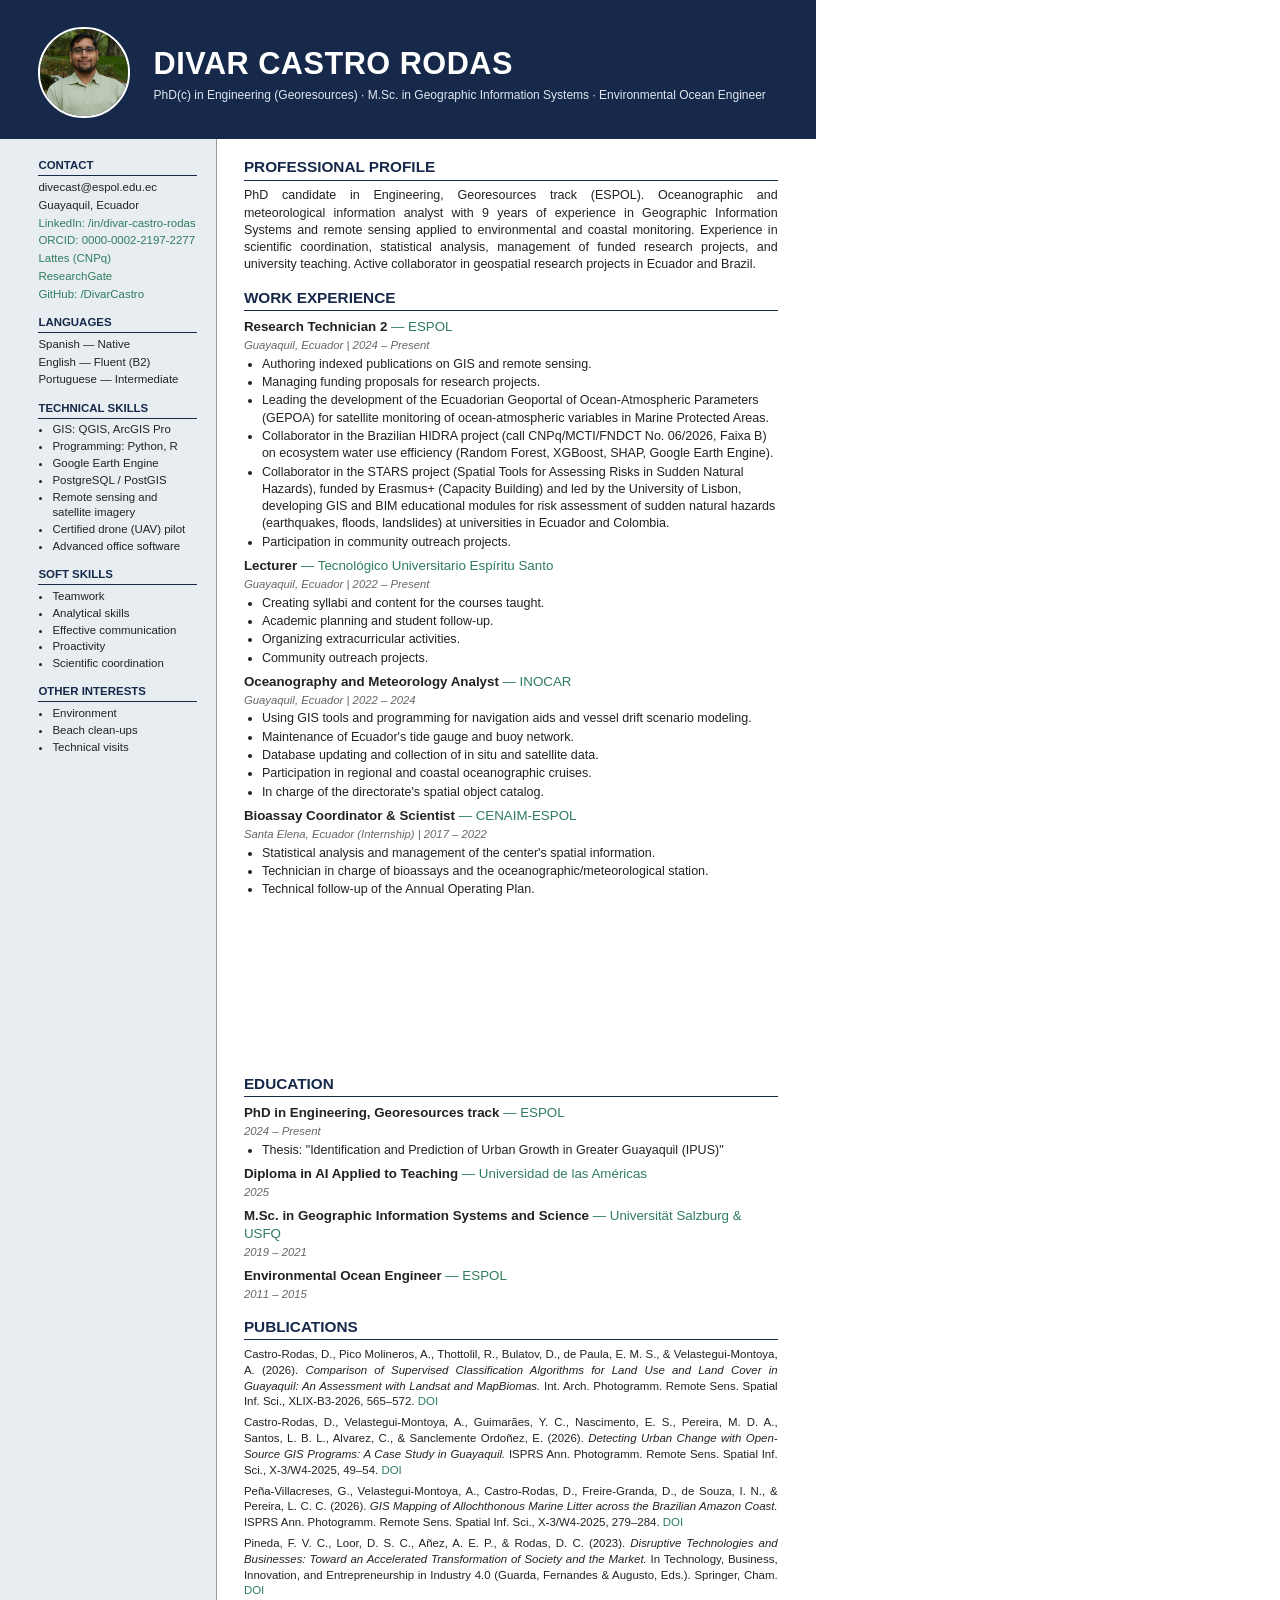
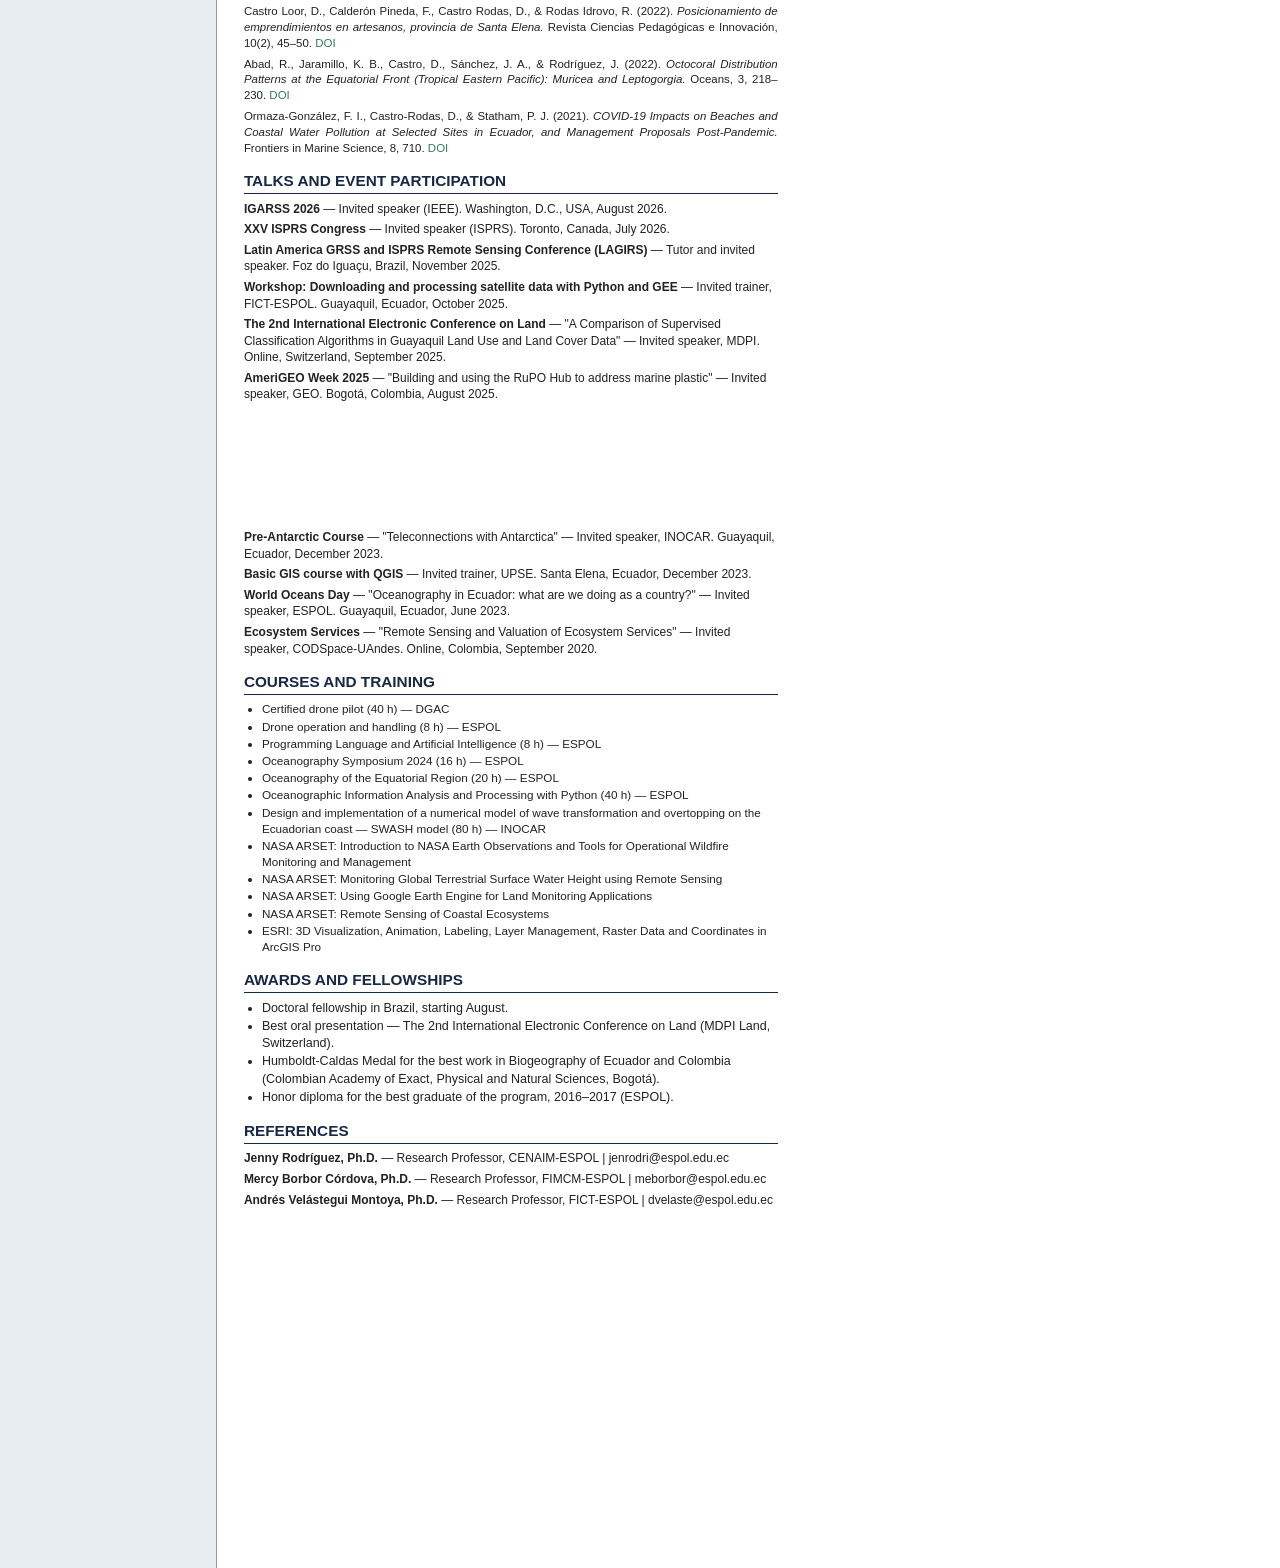
<file: cv_en.html>
<!doctype html>
<html lang="en"><head><meta charset="utf-8"><title>CV Divar Castro Rodas 2026 (EN)</title>
<style>@page{size:Letter;margin:0}
:root{--navy:#16294a;--green:#2f7d5c;--side:#e8edf2;--muted:#666}
*{box-sizing:border-box}
body{margin:0;font:9.4pt/1.38 Calibri,"Carlito","Segoe UI",Arial,sans-serif;color:#222;-webkit-print-color-adjust:exact;print-color-adjust:exact}
.page{width:8.5in;min-height:11in;display:grid;grid-template-columns:2.25in 1fr;grid-template-rows:auto 1fr;page-break-after:always}
.page:last-child{page-break-after:auto}
header{grid-column:1/3;background:var(--navy);color:#fff;padding:.28in .4in .22in;display:flex;align-items:center;gap:.25in}
header .ph{width:.95in;height:.95in;border-radius:50%;object-fit:cover;border:2px solid #fff;flex:none}
header h1{margin:0;font-size:23pt;letter-spacing:.5px}
header p{margin:3px 0 0;font-size:9pt;color:#dfe6f0}
aside{background:var(--side);padding:.2in .2in .3in .4in;font-size:8.6pt}
aside.blank{min-height:100%}
main{padding:.18in .4in .3in .28in;border-left:1px solid #999}
h2{color:var(--navy);font-size:11.5pt;margin:.14in 0 .07in;padding-bottom:2px;border-bottom:1.5px solid var(--navy);text-transform:uppercase}
main h2:first-child{margin-top:0}
aside h3{color:var(--navy);font-size:8.6pt;margin:.13in 0 .04in;padding-bottom:1px;border-bottom:1.5px solid var(--navy);text-transform:uppercase}
aside h3:first-child{margin-top:0}
aside p{margin:2px 0}aside ul{margin:2px 0;padding-left:14px}
a{color:var(--green);text-decoration:none}
.job{margin:.06in 0 .02in;font-weight:700;font-size:10pt}
.job span{font-weight:400;color:var(--green)}
.when{color:var(--muted);font-style:italic;font-size:8.5pt;margin:0 0 2px}
ul{margin:2px 0 4px;padding-left:18px}li{margin:1px 0}
.pub{margin:0 0 5px;font-size:8.6pt;text-align:justify}
.ev{margin:0 0 4px;font-size:9pt}
.small li{font-size:8.8pt}
</style></head><body>
<div class="page">
<header><img class="ph" src="assets/foto.jpg" alt=""><div><h1>DIVAR CASTRO RODAS</h1><p>PhD(c) in Engineering (Georesources) · M.Sc. in Geographic Information Systems · Environmental Ocean Engineer</p></div></header>
<aside>
  <h3>Contact</h3>
  <p>divecast@espol.edu.ec</p><p>Guayaquil, Ecuador</p>
  <p><a href="https://www.linkedin.com/in/divar-castro-rodas-5a568610b/">LinkedIn: /in/divar-castro-rodas</a></p>
  <p><a href="https://orcid.org/0000-0002-2197-2277">ORCID: 0000-0002-2197-2277</a></p>
  <p><a href="http://lattes.cnpq.br/7848794322795201">Lattes (CNPq)</a></p>
  <p><a href="https://www.researchgate.net/profile/Divar-Castro-Rodas">ResearchGate</a></p>
  <p><a href="https://github.com/DivarCastro">GitHub: /DivarCastro</a></p>
  <h3>Languages</h3><p>Spanish — Native</p><p>English — Fluent (B2)</p><p>Portuguese — Intermediate</p>
  <h3>Technical skills</h3><ul><li>GIS: QGIS, ArcGIS Pro</li><li>Programming: Python, R</li><li>Google Earth Engine</li><li>PostgreSQL / PostGIS</li><li>Remote sensing and satellite imagery</li><li>Certified drone (UAV) pilot</li><li>Advanced office software</li></ul>
  <h3>Soft skills</h3><ul><li>Teamwork</li><li>Analytical skills</li><li>Effective communication</li><li>Proactivity</li><li>Scientific coordination</li></ul>
  <h3>Other interests</h3><ul><li>Environment</li><li>Beach clean-ups</li><li>Technical visits</li></ul>
</aside>
<main>
  <h2>Professional profile</h2><p style="text-align:justify;margin:0">PhD candidate in Engineering, Georesources track (ESPOL). Oceanographic and meteorological information analyst with 9 years of experience in Geographic Information Systems and remote sensing applied to environmental and coastal monitoring. Experience in scientific coordination, statistical analysis, management of funded research projects, and university teaching. Active collaborator in geospatial research projects in Ecuador and Brazil.</p>
  <h2>Work experience</h2><p class="job">Research Technician 2 <span>— ESPOL</span></p><p class="when">Guayaquil, Ecuador | 2024 – Present</p><ul><li>Authoring indexed publications on GIS and remote sensing.</li><li>Managing funding proposals for research projects.</li><li>Leading the development of the Ecuadorian Geoportal of Ocean-Atmospheric Parameters (GEPOA) for satellite monitoring of ocean-atmospheric variables in Marine Protected Areas.</li><li>Collaborator in the Brazilian HIDRA project (call CNPq/MCTI/FNDCT No. 06/2026, Faixa B) on ecosystem water use efficiency (Random Forest, XGBoost, SHAP, Google Earth Engine).</li><li>Collaborator in the STARS project (Spatial Tools for Assessing Risks in Sudden Natural Hazards), funded by Erasmus+ (Capacity Building) and led by the University of Lisbon, developing GIS and BIM educational modules for risk assessment of sudden natural hazards (earthquakes, floods, landslides) at universities in Ecuador and Colombia.</li><li>Participation in community outreach projects.</li></ul><p class="job">Lecturer <span>— Tecnológico Universitario Espíritu Santo</span></p><p class="when">Guayaquil, Ecuador | 2022 – Present</p><ul><li>Creating syllabi and content for the courses taught.</li><li>Academic planning and student follow-up.</li><li>Organizing extracurricular activities.</li><li>Community outreach projects.</li></ul><p class="job">Oceanography and Meteorology Analyst <span>— INOCAR</span></p><p class="when">Guayaquil, Ecuador | 2022 – 2024</p><ul><li>Using GIS tools and programming for navigation aids and vessel drift scenario modeling.</li><li>Maintenance of Ecuador&#x27;s tide gauge and buoy network.</li><li>Database updating and collection of in situ and satellite data.</li><li>Participation in regional and coastal oceanographic cruises.</li><li>In charge of the directorate&#x27;s spatial object catalog.</li></ul><p class="job">Bioassay Coordinator &amp; Scientist <span>— CENAIM-ESPOL</span></p><p class="when">Santa Elena, Ecuador (Internship) | 2017 – 2022</p><ul><li>Statistical analysis and management of the center&#x27;s spatial information.</li><li>Technician in charge of bioassays and the oceanographic/meteorological station.</li><li>Technical follow-up of the Annual Operating Plan.</li></ul>
</main></div>
<div class="page" style="grid-template-rows:1fr"><aside class="blank"></aside><main>
  <h2>Education</h2><p class="job">PhD in Engineering, Georesources track <span>— ESPOL</span></p><p class="when">2024 – Present</p><ul><li>Thesis: &quot;Identification and Prediction of Urban Growth in Greater Guayaquil (IPUS)&quot;</li></ul><p class="job">Diploma in AI Applied to Teaching <span>— Universidad de las Américas</span></p><p class="when">2025</p><p class="job">M.Sc. in Geographic Information Systems and Science <span>— Universität Salzburg &amp; USFQ</span></p><p class="when">2019 – 2021</p><p class="job">Environmental Ocean Engineer <span>— ESPOL</span></p><p class="when">2011 – 2015</p>
  <h2>Publications</h2><p class="pub">Castro-Rodas, D., Pico Molineros, A., Thottolil, R., Bulatov, D., de Paula, E. M. S., &amp; Velastegui-Montoya, A. (2026). <em>Comparison of Supervised Classification Algorithms for Land Use and Land Cover in Guayaquil: An Assessment with Landsat and MapBiomas.</em> Int. Arch. Photogramm. Remote Sens. Spatial Inf. Sci., XLIX-B3-2026, 565–572. <a href="https://doi.org/10.5194/isprs-archives-XLIX-B3-2026-565-2026">DOI</a></p><p class="pub">Castro-Rodas, D., Velastegui-Montoya, A., Guimarães, Y. C., Nascimento, E. S., Pereira, M. D. A., Santos, L. B. L., Alvarez, C., &amp; Sanclemente Ordoñez, E. (2026). <em>Detecting Urban Change with Open-Source GIS Programs: A Case Study in Guayaquil.</em> ISPRS Ann. Photogramm. Remote Sens. Spatial Inf. Sci., X-3/W4-2025, 49–54. <a href="https://doi.org/10.5194/isprs-annals-X-3-W4-2025-49-2026">DOI</a></p><p class="pub">Peña-Villacreses, G., Velastegui-Montoya, A., Castro-Rodas, D., Freire-Granda, D., de Souza, I. N., &amp; Pereira, L. C. C. (2026). <em>GIS Mapping of Allochthonous Marine Litter across the Brazilian Amazon Coast.</em> ISPRS Ann. Photogramm. Remote Sens. Spatial Inf. Sci., X-3/W4-2025, 279–284. <a href="https://doi.org/10.5194/isprs-annals-X-3-W4-2025-279-2026">DOI</a></p><p class="pub">Pineda, F. V. C., Loor, D. S. C., Añez, A. E. P., &amp; Rodas, D. C. (2023). <em>Disruptive Technologies and Businesses: Toward an Accelerated Transformation of Society and the Market.</em> In Technology, Business, Innovation, and Entrepreneurship in Industry 4.0 (Guarda, Fernandes &amp; Augusto, Eds.). Springer, Cham. <a href="https://doi.org/10.1007/978-3-031-17960-0_3">DOI</a></p><p class="pub">Castro Loor, D., Calderón Pineda, F., Castro Rodas, D., &amp; Rodas Idrovo, R. (2022). <em>Posicionamiento de emprendimientos en artesanos, provincia de Santa Elena.</em> Revista Ciencias Pedagógicas e Innovación, 10(2), 45–50. <a href="https://doi.org/10.26423/rcpi.v10i2.580">DOI</a></p><p class="pub">Abad, R., Jaramillo, K. B., Castro, D., Sánchez, J. A., &amp; Rodríguez, J. (2022). <em>Octocoral Distribution Patterns at the Equatorial Front (Tropical Eastern Pacific): Muricea and Leptogorgia.</em> Oceans, 3, 218–230. <a href="https://doi.org/10.3390/oceans3020016">DOI</a></p><p class="pub">Ormaza-González, F. I., Castro-Rodas, D., &amp; Statham, P. J. (2021). <em>COVID-19 Impacts on Beaches and Coastal Water Pollution at Selected Sites in Ecuador, and Management Proposals Post-Pandemic.</em> Frontiers in Marine Science, 8, 710. <a href="https://doi.org/10.3389/fmars.2021.669374">DOI</a></p>
  <h2>Talks and event participation</h2><p class="ev"><b>IGARSS 2026</b> — Invited speaker (IEEE). Washington, D.C., USA, August 2026.</p><p class="ev"><b>XXV ISPRS Congress</b> — Invited speaker (ISPRS). Toronto, Canada, July 2026.</p><p class="ev"><b>Latin America GRSS and ISPRS Remote Sensing Conference (LAGIRS)</b> — Tutor and invited speaker. Foz do Iguaçu, Brazil, November 2025.</p><p class="ev"><b>Workshop: Downloading and processing satellite data with Python and GEE</b> — Invited trainer, FICT-ESPOL. Guayaquil, Ecuador, October 2025.</p><p class="ev"><b>The 2nd International Electronic Conference on Land</b> — &quot;A Comparison of Supervised Classification Algorithms in Guayaquil Land Use and Land Cover Data&quot; — Invited speaker, MDPI. Online, Switzerland, September 2025.</p><p class="ev"><b>AmeriGEO Week 2025</b> — &quot;Building and using the RuPO Hub to address marine plastic&quot; — Invited speaker, GEO. Bogotá, Colombia, August 2025.</p>
</main></div>
<div class="page" style="grid-template-rows:1fr"><aside class="blank"></aside><main>
  <p class="ev"><b>Pre-Antarctic Course</b> — &quot;Teleconnections with Antarctica&quot; — Invited speaker, INOCAR. Guayaquil, Ecuador, December 2023.</p><p class="ev"><b>Basic GIS course with QGIS</b> — Invited trainer, UPSE. Santa Elena, Ecuador, December 2023.</p><p class="ev"><b>World Oceans Day</b> — &quot;Oceanography in Ecuador: what are we doing as a country?&quot; — Invited speaker, ESPOL. Guayaquil, Ecuador, June 2023.</p><p class="ev"><b>Ecosystem Services</b> — &quot;Remote Sensing and Valuation of Ecosystem Services&quot; — Invited speaker, CODSpace-UAndes. Online, Colombia, September 2020.</p>
  <h2>Courses and training</h2><ul class="small"><li>Certified drone pilot (40 h) — DGAC</li><li>Drone operation and handling (8 h) — ESPOL</li><li>Programming Language and Artificial Intelligence (8 h) — ESPOL</li><li>Oceanography Symposium 2024 (16 h) — ESPOL</li><li>Oceanography of the Equatorial Region (20 h) — ESPOL</li><li>Oceanographic Information Analysis and Processing with Python (40 h) — ESPOL</li><li>Design and implementation of a numerical model of wave transformation and overtopping on the Ecuadorian coast — SWASH model (80 h) — INOCAR</li><li>NASA ARSET: Introduction to NASA Earth Observations and Tools for Operational Wildfire Monitoring and Management</li><li>NASA ARSET: Monitoring Global Terrestrial Surface Water Height using Remote Sensing</li><li>NASA ARSET: Using Google Earth Engine for Land Monitoring Applications</li><li>NASA ARSET: Remote Sensing of Coastal Ecosystems</li><li>ESRI: 3D Visualization, Animation, Labeling, Layer Management, Raster Data and Coordinates in ArcGIS Pro</li></ul>
  <h2>Awards and fellowships</h2><ul><li>Doctoral fellowship in Brazil, starting August.</li><li>Best oral presentation — The 2nd International Electronic Conference on Land (MDPI Land, Switzerland).</li><li>Humboldt-Caldas Medal for the best work in Biogeography of Ecuador and Colombia (Colombian Academy of Exact, Physical and Natural Sciences, Bogotá).</li><li>Honor diploma for the best graduate of the program, 2016–2017 (ESPOL).</li></ul>
  <h2>References</h2><p class="ev"><b>Jenny Rodríguez, Ph.D.</b> — Research Professor, CENAIM-ESPOL | jenrodri@espol.edu.ec</p><p class="ev"><b>Mercy Borbor Córdova, Ph.D.</b> — Research Professor, FIMCM-ESPOL | meborbor@espol.edu.ec</p><p class="ev"><b>Andrés Velástegui Montoya, Ph.D.</b> — Research Professor, FICT-ESPOL | dvelaste@espol.edu.ec</p>
</main></div>
</body></html>
</file>
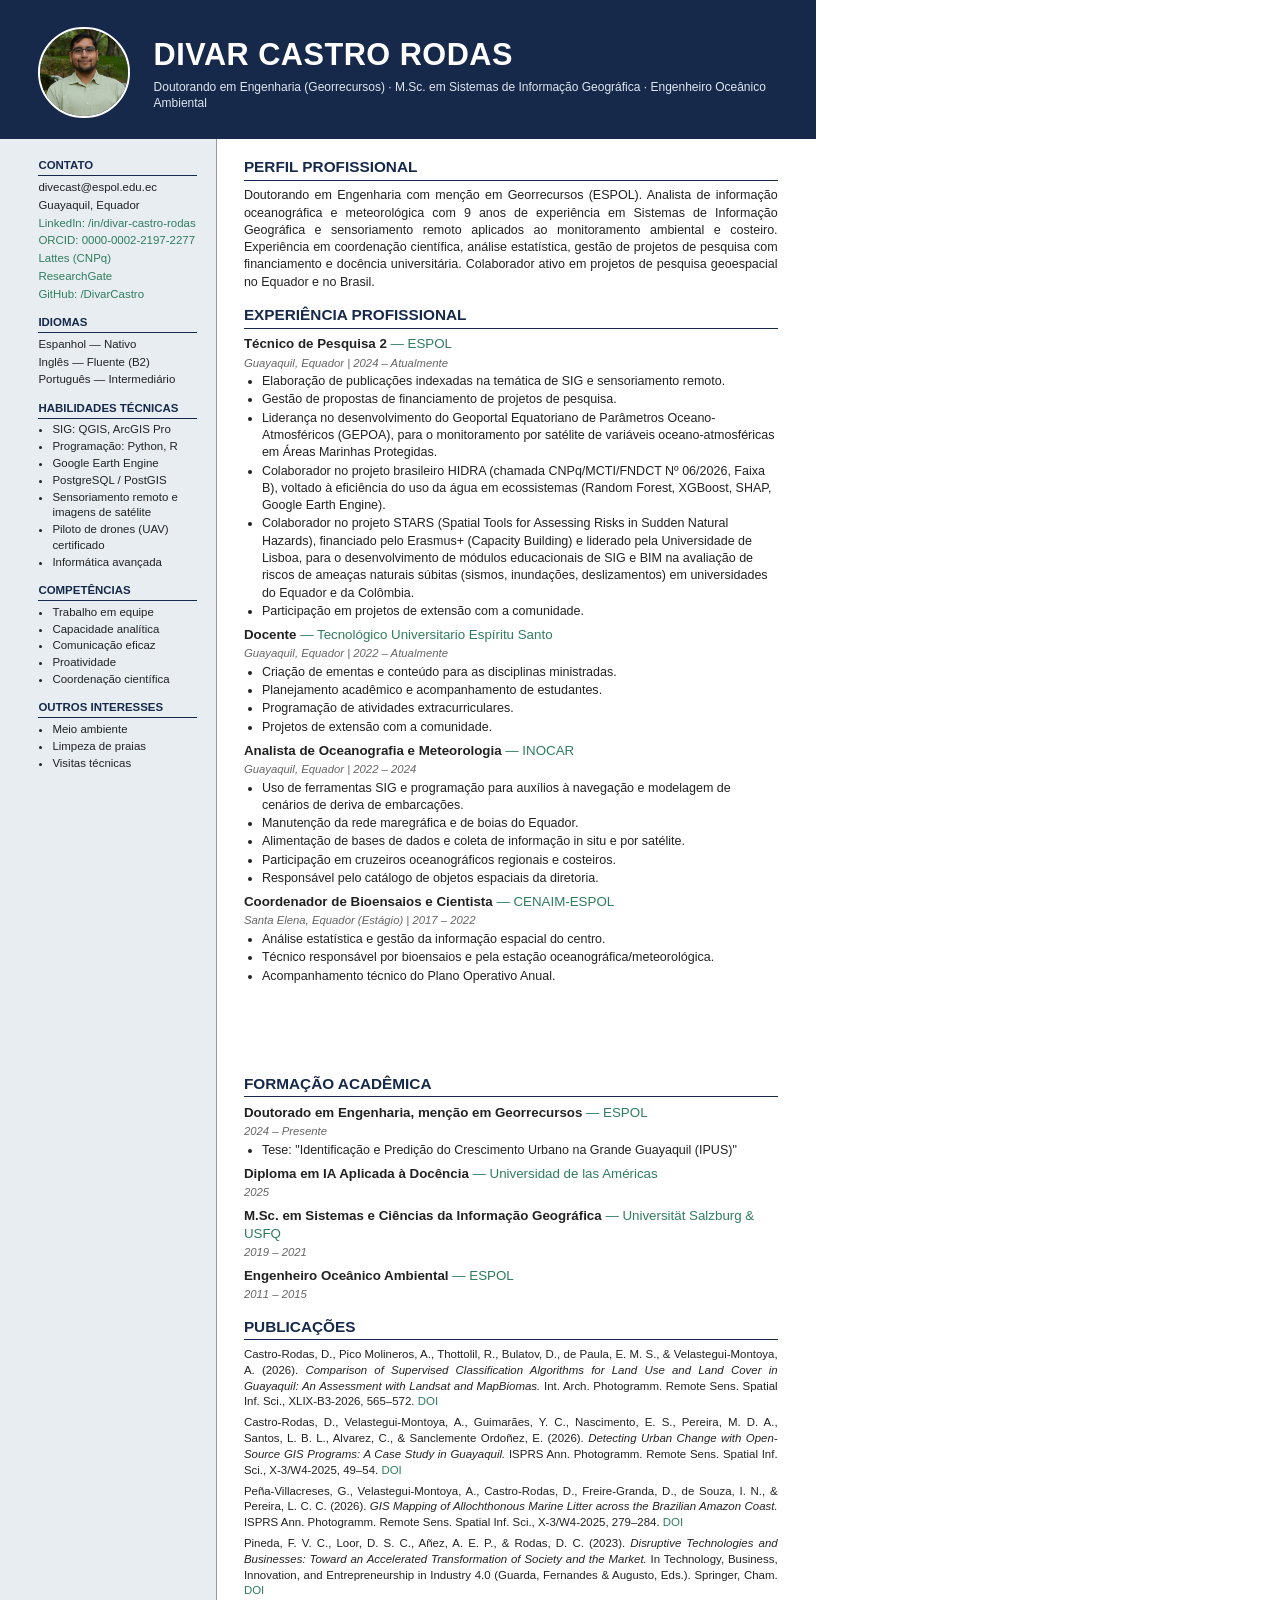
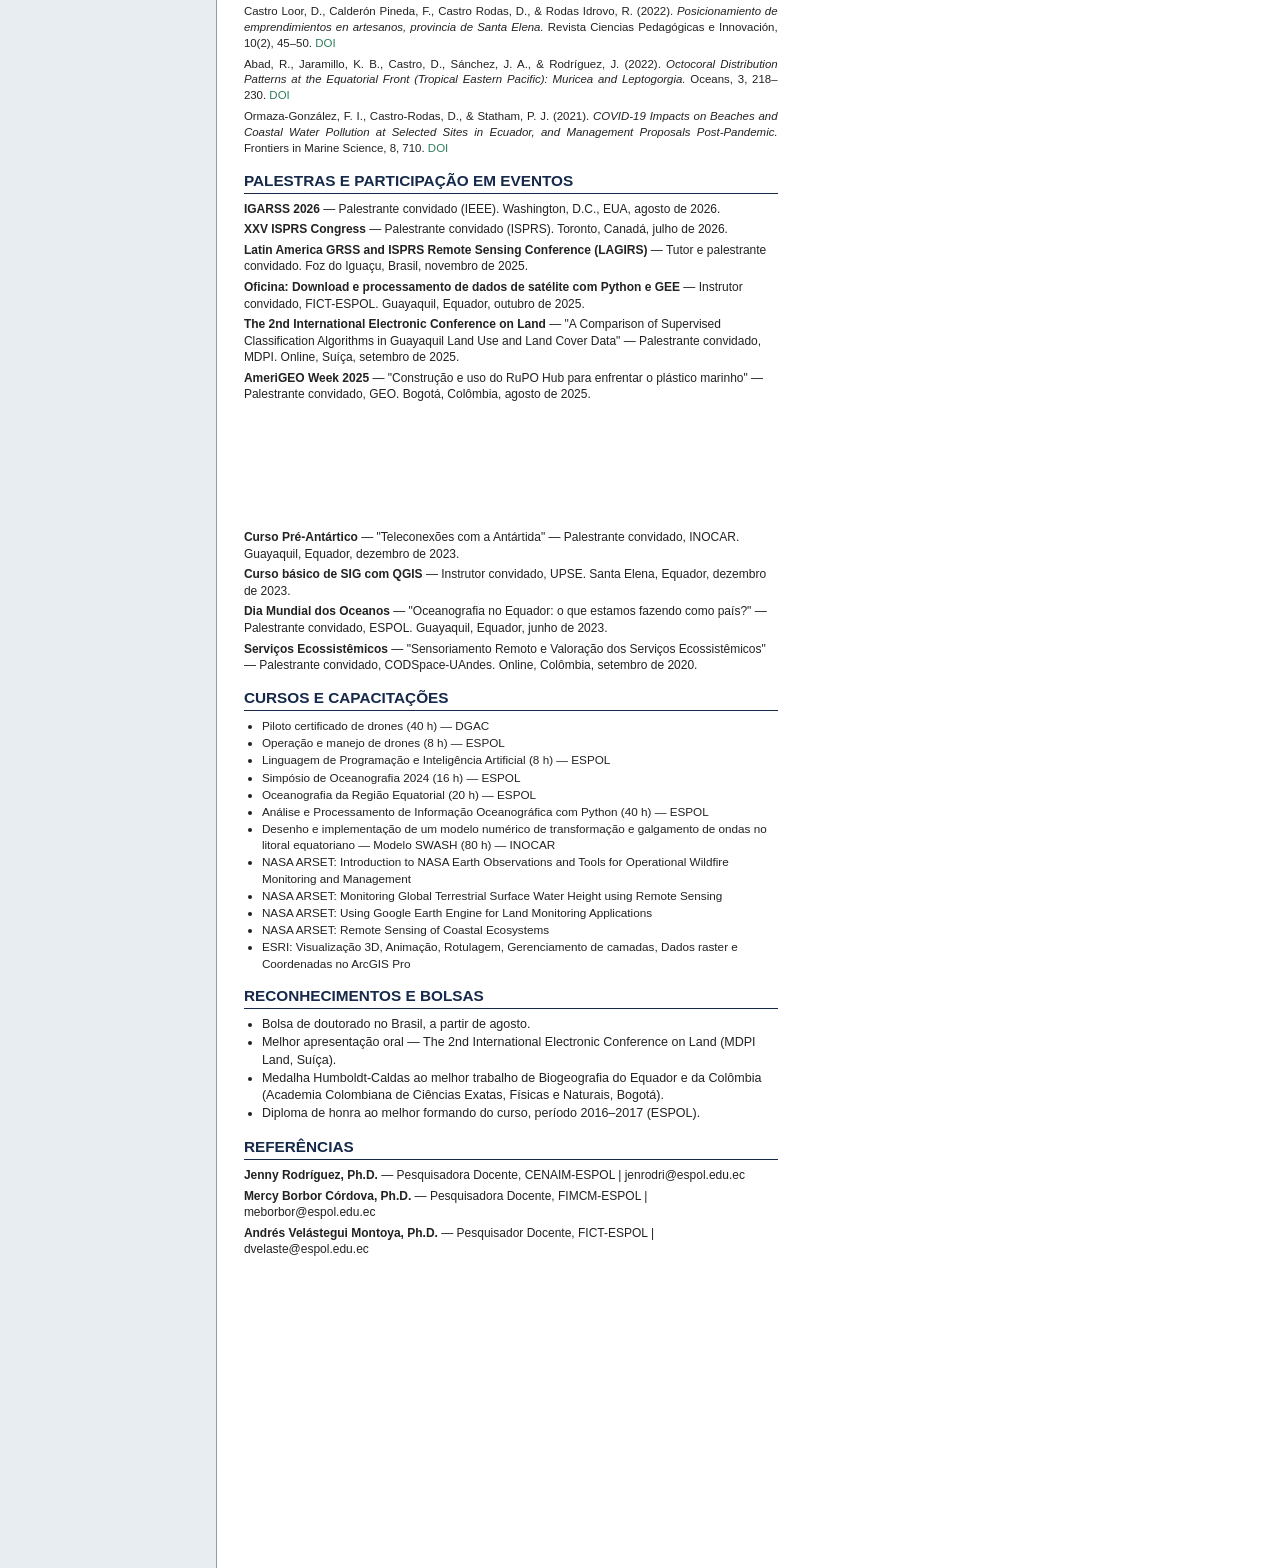
<file: cv_pt.html>
<!doctype html>
<html lang="pt"><head><meta charset="utf-8"><title>CV Divar Castro Rodas 2026 (PT)</title>
<style>@page{size:Letter;margin:0}
:root{--navy:#16294a;--green:#2f7d5c;--side:#e8edf2;--muted:#666}
*{box-sizing:border-box}
body{margin:0;font:9.4pt/1.38 Calibri,"Carlito","Segoe UI",Arial,sans-serif;color:#222;-webkit-print-color-adjust:exact;print-color-adjust:exact}
.page{width:8.5in;min-height:11in;display:grid;grid-template-columns:2.25in 1fr;grid-template-rows:auto 1fr;page-break-after:always}
.page:last-child{page-break-after:auto}
header{grid-column:1/3;background:var(--navy);color:#fff;padding:.28in .4in .22in;display:flex;align-items:center;gap:.25in}
header .ph{width:.95in;height:.95in;border-radius:50%;object-fit:cover;border:2px solid #fff;flex:none}
header h1{margin:0;font-size:23pt;letter-spacing:.5px}
header p{margin:3px 0 0;font-size:9pt;color:#dfe6f0}
aside{background:var(--side);padding:.2in .2in .3in .4in;font-size:8.6pt}
aside.blank{min-height:100%}
main{padding:.18in .4in .3in .28in;border-left:1px solid #999}
h2{color:var(--navy);font-size:11.5pt;margin:.14in 0 .07in;padding-bottom:2px;border-bottom:1.5px solid var(--navy);text-transform:uppercase}
main h2:first-child{margin-top:0}
aside h3{color:var(--navy);font-size:8.6pt;margin:.13in 0 .04in;padding-bottom:1px;border-bottom:1.5px solid var(--navy);text-transform:uppercase}
aside h3:first-child{margin-top:0}
aside p{margin:2px 0}aside ul{margin:2px 0;padding-left:14px}
a{color:var(--green);text-decoration:none}
.job{margin:.06in 0 .02in;font-weight:700;font-size:10pt}
.job span{font-weight:400;color:var(--green)}
.when{color:var(--muted);font-style:italic;font-size:8.5pt;margin:0 0 2px}
ul{margin:2px 0 4px;padding-left:18px}li{margin:1px 0}
.pub{margin:0 0 5px;font-size:8.6pt;text-align:justify}
.ev{margin:0 0 4px;font-size:9pt}
.small li{font-size:8.8pt}
</style></head><body>
<div class="page">
<header><img class="ph" src="assets/foto.jpg" alt=""><div><h1>DIVAR CASTRO RODAS</h1><p>Doutorando em Engenharia (Georrecursos) · M.Sc. em Sistemas de Informação Geográfica · Engenheiro Oceânico Ambiental</p></div></header>
<aside>
  <h3>Contato</h3>
  <p>divecast@espol.edu.ec</p><p>Guayaquil, Equador</p>
  <p><a href="https://www.linkedin.com/in/divar-castro-rodas-5a568610b/">LinkedIn: /in/divar-castro-rodas</a></p>
  <p><a href="https://orcid.org/0000-0002-2197-2277">ORCID: 0000-0002-2197-2277</a></p>
  <p><a href="http://lattes.cnpq.br/7848794322795201">Lattes (CNPq)</a></p>
  <p><a href="https://www.researchgate.net/profile/Divar-Castro-Rodas">ResearchGate</a></p>
  <p><a href="https://github.com/DivarCastro">GitHub: /DivarCastro</a></p>
  <h3>Idiomas</h3><p>Espanhol — Nativo</p><p>Inglês — Fluente (B2)</p><p>Português — Intermediário</p>
  <h3>Habilidades técnicas</h3><ul><li>SIG: QGIS, ArcGIS Pro</li><li>Programação: Python, R</li><li>Google Earth Engine</li><li>PostgreSQL / PostGIS</li><li>Sensoriamento remoto e imagens de satélite</li><li>Piloto de drones (UAV) certificado</li><li>Informática avançada</li></ul>
  <h3>Competências</h3><ul><li>Trabalho em equipe</li><li>Capacidade analítica</li><li>Comunicação eficaz</li><li>Proatividade</li><li>Coordenação científica</li></ul>
  <h3>Outros interesses</h3><ul><li>Meio ambiente</li><li>Limpeza de praias</li><li>Visitas técnicas</li></ul>
</aside>
<main>
  <h2>Perfil profissional</h2><p style="text-align:justify;margin:0">Doutorando em Engenharia com menção em Georrecursos (ESPOL). Analista de informação oceanográfica e meteorológica com 9 anos de experiência em Sistemas de Informação Geográfica e sensoriamento remoto aplicados ao monitoramento ambiental e costeiro. Experiência em coordenação científica, análise estatística, gestão de projetos de pesquisa com financiamento e docência universitária. Colaborador ativo em projetos de pesquisa geoespacial no Equador e no Brasil.</p>
  <h2>Experiência profissional</h2><p class="job">Técnico de Pesquisa 2 <span>— ESPOL</span></p><p class="when">Guayaquil, Equador | 2024 – Atualmente</p><ul><li>Elaboração de publicações indexadas na temática de SIG e sensoriamento remoto.</li><li>Gestão de propostas de financiamento de projetos de pesquisa.</li><li>Liderança no desenvolvimento do Geoportal Equatoriano de Parâmetros Oceano-Atmosféricos (GEPOA), para o monitoramento por satélite de variáveis oceano-atmosféricas em Áreas Marinhas Protegidas.</li><li>Colaborador no projeto brasileiro HIDRA (chamada CNPq/MCTI/FNDCT Nº 06/2026, Faixa B), voltado à eficiência do uso da água em ecossistemas (Random Forest, XGBoost, SHAP, Google Earth Engine).</li><li>Colaborador no projeto STARS (Spatial Tools for Assessing Risks in Sudden Natural Hazards), financiado pelo Erasmus+ (Capacity Building) e liderado pela Universidade de Lisboa, para o desenvolvimento de módulos educacionais de SIG e BIM na avaliação de riscos de ameaças naturais súbitas (sismos, inundações, deslizamentos) em universidades do Equador e da Colômbia.</li><li>Participação em projetos de extensão com a comunidade.</li></ul><p class="job">Docente <span>— Tecnológico Universitario Espíritu Santo</span></p><p class="when">Guayaquil, Equador | 2022 – Atualmente</p><ul><li>Criação de ementas e conteúdo para as disciplinas ministradas.</li><li>Planejamento acadêmico e acompanhamento de estudantes.</li><li>Programação de atividades extracurriculares.</li><li>Projetos de extensão com a comunidade.</li></ul><p class="job">Analista de Oceanografia e Meteorologia <span>— INOCAR</span></p><p class="when">Guayaquil, Equador | 2022 – 2024</p><ul><li>Uso de ferramentas SIG e programação para auxílios à navegação e modelagem de cenários de deriva de embarcações.</li><li>Manutenção da rede maregráfica e de boias do Equador.</li><li>Alimentação de bases de dados e coleta de informação in situ e por satélite.</li><li>Participação em cruzeiros oceanográficos regionais e costeiros.</li><li>Responsável pelo catálogo de objetos espaciais da diretoria.</li></ul><p class="job">Coordenador de Bioensaios e Cientista <span>— CENAIM-ESPOL</span></p><p class="when">Santa Elena, Equador (Estágio) | 2017 – 2022</p><ul><li>Análise estatística e gestão da informação espacial do centro.</li><li>Técnico responsável por bioensaios e pela estação oceanográfica/meteorológica.</li><li>Acompanhamento técnico do Plano Operativo Anual.</li></ul>
</main></div>
<div class="page" style="grid-template-rows:1fr"><aside class="blank"></aside><main>
  <h2>Formação acadêmica</h2><p class="job">Doutorado em Engenharia, menção em Georrecursos <span>— ESPOL</span></p><p class="when">2024 – Presente</p><ul><li>Tese: &quot;Identificação e Predição do Crescimento Urbano na Grande Guayaquil (IPUS)&quot;</li></ul><p class="job">Diploma em IA Aplicada à Docência <span>— Universidad de las Américas</span></p><p class="when">2025</p><p class="job">M.Sc. em Sistemas e Ciências da Informação Geográfica <span>— Universität Salzburg &amp; USFQ</span></p><p class="when">2019 – 2021</p><p class="job">Engenheiro Oceânico Ambiental <span>— ESPOL</span></p><p class="when">2011 – 2015</p>
  <h2>Publicações</h2><p class="pub">Castro-Rodas, D., Pico Molineros, A., Thottolil, R., Bulatov, D., de Paula, E. M. S., &amp; Velastegui-Montoya, A. (2026). <em>Comparison of Supervised Classification Algorithms for Land Use and Land Cover in Guayaquil: An Assessment with Landsat and MapBiomas.</em> Int. Arch. Photogramm. Remote Sens. Spatial Inf. Sci., XLIX-B3-2026, 565–572. <a href="https://doi.org/10.5194/isprs-archives-XLIX-B3-2026-565-2026">DOI</a></p><p class="pub">Castro-Rodas, D., Velastegui-Montoya, A., Guimarães, Y. C., Nascimento, E. S., Pereira, M. D. A., Santos, L. B. L., Alvarez, C., &amp; Sanclemente Ordoñez, E. (2026). <em>Detecting Urban Change with Open-Source GIS Programs: A Case Study in Guayaquil.</em> ISPRS Ann. Photogramm. Remote Sens. Spatial Inf. Sci., X-3/W4-2025, 49–54. <a href="https://doi.org/10.5194/isprs-annals-X-3-W4-2025-49-2026">DOI</a></p><p class="pub">Peña-Villacreses, G., Velastegui-Montoya, A., Castro-Rodas, D., Freire-Granda, D., de Souza, I. N., &amp; Pereira, L. C. C. (2026). <em>GIS Mapping of Allochthonous Marine Litter across the Brazilian Amazon Coast.</em> ISPRS Ann. Photogramm. Remote Sens. Spatial Inf. Sci., X-3/W4-2025, 279–284. <a href="https://doi.org/10.5194/isprs-annals-X-3-W4-2025-279-2026">DOI</a></p><p class="pub">Pineda, F. V. C., Loor, D. S. C., Añez, A. E. P., &amp; Rodas, D. C. (2023). <em>Disruptive Technologies and Businesses: Toward an Accelerated Transformation of Society and the Market.</em> In Technology, Business, Innovation, and Entrepreneurship in Industry 4.0 (Guarda, Fernandes &amp; Augusto, Eds.). Springer, Cham. <a href="https://doi.org/10.1007/978-3-031-17960-0_3">DOI</a></p><p class="pub">Castro Loor, D., Calderón Pineda, F., Castro Rodas, D., &amp; Rodas Idrovo, R. (2022). <em>Posicionamiento de emprendimientos en artesanos, provincia de Santa Elena.</em> Revista Ciencias Pedagógicas e Innovación, 10(2), 45–50. <a href="https://doi.org/10.26423/rcpi.v10i2.580">DOI</a></p><p class="pub">Abad, R., Jaramillo, K. B., Castro, D., Sánchez, J. A., &amp; Rodríguez, J. (2022). <em>Octocoral Distribution Patterns at the Equatorial Front (Tropical Eastern Pacific): Muricea and Leptogorgia.</em> Oceans, 3, 218–230. <a href="https://doi.org/10.3390/oceans3020016">DOI</a></p><p class="pub">Ormaza-González, F. I., Castro-Rodas, D., &amp; Statham, P. J. (2021). <em>COVID-19 Impacts on Beaches and Coastal Water Pollution at Selected Sites in Ecuador, and Management Proposals Post-Pandemic.</em> Frontiers in Marine Science, 8, 710. <a href="https://doi.org/10.3389/fmars.2021.669374">DOI</a></p>
  <h2>Palestras e participação em eventos</h2><p class="ev"><b>IGARSS 2026</b> — Palestrante convidado (IEEE). Washington, D.C., EUA, agosto de 2026.</p><p class="ev"><b>XXV ISPRS Congress</b> — Palestrante convidado (ISPRS). Toronto, Canadá, julho de 2026.</p><p class="ev"><b>Latin America GRSS and ISPRS Remote Sensing Conference (LAGIRS)</b> — Tutor e palestrante convidado. Foz do Iguaçu, Brasil, novembro de 2025.</p><p class="ev"><b>Oficina: Download e processamento de dados de satélite com Python e GEE</b> — Instrutor convidado, FICT-ESPOL. Guayaquil, Equador, outubro de 2025.</p><p class="ev"><b>The 2nd International Electronic Conference on Land</b> — &quot;A Comparison of Supervised Classification Algorithms in Guayaquil Land Use and Land Cover Data&quot; — Palestrante convidado, MDPI. Online, Suíça, setembro de 2025.</p><p class="ev"><b>AmeriGEO Week 2025</b> — &quot;Construção e uso do RuPO Hub para enfrentar o plástico marinho&quot; — Palestrante convidado, GEO. Bogotá, Colômbia, agosto de 2025.</p>
</main></div>
<div class="page" style="grid-template-rows:1fr"><aside class="blank"></aside><main>
  <p class="ev"><b>Curso Pré-Antártico</b> — &quot;Teleconexões com a Antártida&quot; — Palestrante convidado, INOCAR. Guayaquil, Equador, dezembro de 2023.</p><p class="ev"><b>Curso básico de SIG com QGIS</b> — Instrutor convidado, UPSE. Santa Elena, Equador, dezembro de 2023.</p><p class="ev"><b>Dia Mundial dos Oceanos</b> — &quot;Oceanografia no Equador: o que estamos fazendo como país?&quot; — Palestrante convidado, ESPOL. Guayaquil, Equador, junho de 2023.</p><p class="ev"><b>Serviços Ecossistêmicos</b> — &quot;Sensoriamento Remoto e Valoração dos Serviços Ecossistêmicos&quot; — Palestrante convidado, CODSpace-UAndes. Online, Colômbia, setembro de 2020.</p>
  <h2>Cursos e capacitações</h2><ul class="small"><li>Piloto certificado de drones (40 h) — DGAC</li><li>Operação e manejo de drones (8 h) — ESPOL</li><li>Linguagem de Programação e Inteligência Artificial (8 h) — ESPOL</li><li>Simpósio de Oceanografia 2024 (16 h) — ESPOL</li><li>Oceanografia da Região Equatorial (20 h) — ESPOL</li><li>Análise e Processamento de Informação Oceanográfica com Python (40 h) — ESPOL</li><li>Desenho e implementação de um modelo numérico de transformação e galgamento de ondas no litoral equatoriano — Modelo SWASH (80 h) — INOCAR</li><li>NASA ARSET: Introduction to NASA Earth Observations and Tools for Operational Wildfire Monitoring and Management</li><li>NASA ARSET: Monitoring Global Terrestrial Surface Water Height using Remote Sensing</li><li>NASA ARSET: Using Google Earth Engine for Land Monitoring Applications</li><li>NASA ARSET: Remote Sensing of Coastal Ecosystems</li><li>ESRI: Visualização 3D, Animação, Rotulagem, Gerenciamento de camadas, Dados raster e Coordenadas no ArcGIS Pro</li></ul>
  <h2>Reconhecimentos e bolsas</h2><ul><li>Bolsa de doutorado no Brasil, a partir de agosto.</li><li>Melhor apresentação oral — The 2nd International Electronic Conference on Land (MDPI Land, Suíça).</li><li>Medalha Humboldt-Caldas ao melhor trabalho de Biogeografia do Equador e da Colômbia (Academia Colombiana de Ciências Exatas, Físicas e Naturais, Bogotá).</li><li>Diploma de honra ao melhor formando do curso, período 2016–2017 (ESPOL).</li></ul>
  <h2>Referências</h2><p class="ev"><b>Jenny Rodríguez, Ph.D.</b> — Pesquisadora Docente, CENAIM-ESPOL | jenrodri@espol.edu.ec</p><p class="ev"><b>Mercy Borbor Córdova, Ph.D.</b> — Pesquisadora Docente, FIMCM-ESPOL | meborbor@espol.edu.ec</p><p class="ev"><b>Andrés Velástegui Montoya, Ph.D.</b> — Pesquisador Docente, FICT-ESPOL | dvelaste@espol.edu.ec</p>
</main></div>
</body></html>
</file>
<file: style.css>
:root{--bg:#f4f7f0;--card:#fff;--text:#1f2a21;--muted:#66746a;--line:#dfe6d3;--accent:#2f6b4f;--accent-soft:#e3ecd2;--teal:#1f6f84;--shadow:0 1px 3px rgba(20,40,25,.12),0 4px 14px rgba(20,40,25,.06)}
@media(prefers-color-scheme:dark){:root{--bg:#0f1812;--card:#17241b;--text:#e8efe3;--muted:#9fb3a3;--line:#243629;--accent:#9cc48a;--accent-soft:#1f3326;--teal:#6cc0d4;--shadow:0 1px 3px rgba(0,0,0,.5)}}
*{box-sizing:border-box}
html{scroll-behavior:smooth;scroll-padding-top:80px}
body{margin:0;background:var(--bg);color:var(--text);font:16px/1.65 Roboto,system-ui,sans-serif}
h1,h2,h3,.date,nav{font-family:Montserrat,system-ui,sans-serif}
a{color:var(--teal);text-decoration:none}a:hover{text-decoration:underline}
nav{position:sticky;top:0;z-index:10;background:var(--card);box-shadow:0 1px 6px rgba(0,0,0,.12)}
nav .in{max-width:1180px;margin:auto;padding:14px 24px;display:flex;gap:6px 22px;flex-wrap:wrap;align-items:center}
nav a{color:var(--text);font-size:.9rem}nav a:hover{color:var(--accent);text-decoration:none}nav .sp{flex:1}
.lang{display:flex;border:1px solid var(--line);border-radius:6px;overflow:hidden}
.lang a{padding:3px 11px;font-size:.8rem;font-weight:600;color:var(--muted)}
.lang a:hover{background:var(--accent-soft)}.lang a.cur{background:var(--accent);color:var(--card)}
.wrap{max-width:1180px;margin:auto;padding:56px 24px 40px;display:grid;grid-template-columns:320px minmax(0,1fr);gap:56px}
.side{position:sticky;top:96px;align-self:start;text-align:center}
.avatar{width:270px;height:270px;margin:0 auto 22px;border-radius:50%;overflow:hidden;background:var(--accent-soft);color:var(--accent);display:grid;place-items:center;font-size:4rem;font-weight:700;box-shadow:0 0 0 6px var(--accent-soft),0 0 0 8px var(--accent)}
.avatar img{width:100%;height:100%;object-fit:cover}
.side h1{font-size:2.1rem;line-height:1.2;margin:0 0 10px;font-weight:600}
.role{color:var(--muted);font-size:1.05rem;margin:0 0 6px}
.affil{color:var(--teal);margin:0 0 16px}
.icons{display:flex;flex-wrap:wrap;gap:10px;justify-content:center}
.icons a{width:44px;height:44px;border-radius:50%;display:grid;place-items:center;font-size:1.35rem;color:var(--accent);background:var(--card);box-shadow:var(--shadow)}
.icons a:hover{background:var(--accent);color:var(--card);text-decoration:none}
section{margin-bottom:56px}
h2{font-size:2.2rem;font-weight:400;margin:0 0 18px;letter-spacing:-.5px}
.lead{font-size:1.1rem;text-align:justify;margin-top:0}
.two{display:grid;grid-template-columns:1fr 1fr;gap:12px 36px;margin-top:20px}
.sub{font-size:1.25rem;font-weight:700;margin:0 0 10px}
.two>div .sub:not(:first-child){margin-top:22px}
.tags{display:flex;flex-wrap:wrap;gap:8px}
.tags span{background:var(--accent-soft);color:var(--accent);padding:3px 12px;border-radius:5px;font-size:.88rem}
.edu,.plain{list-style:none;margin:0;padding:0}
.edu li{display:flex;gap:12px;margin-bottom:12px}.edu i{color:var(--accent);margin-top:5px}
.edu span{display:block;color:var(--muted);font-size:.85rem}
.card{background:var(--card);box-shadow:var(--shadow);border-radius:6px;padding:22px 26px;margin-bottom:16px}
.card h3{margin:0 0 4px;font-size:1.15rem;text-transform:uppercase;letter-spacing:.2px}
.date{margin:0 0 6px;color:var(--muted);font-size:.78rem}
.org{color:var(--teal);margin:0 0 8px;font-weight:500}
.card p{margin:4px 0}
.card ul{margin:6px 0 0;padding-left:20px}.card li{margin:4px 0}
.pub{margin:0 0 14px;padding-left:14px;border-left:3px solid var(--accent-soft);font-size:.95rem}.pub:last-child{margin-bottom:0}
.year{font-weight:600;color:var(--teal)}
footer{border-top:1px solid var(--line);color:var(--muted);text-align:center;font-size:.85rem;padding:24px 16px}
@media(max-width:900px){.lead{text-align:left}.wrap{grid-template-columns:1fr;gap:28px;padding-top:32px}.side{position:static}.avatar{width:220px;height:220px}.two{grid-template-columns:1fr}h2{font-size:1.8rem}}
@media print{nav{display:none}body{background:#fff;color:#000}}
</file>
